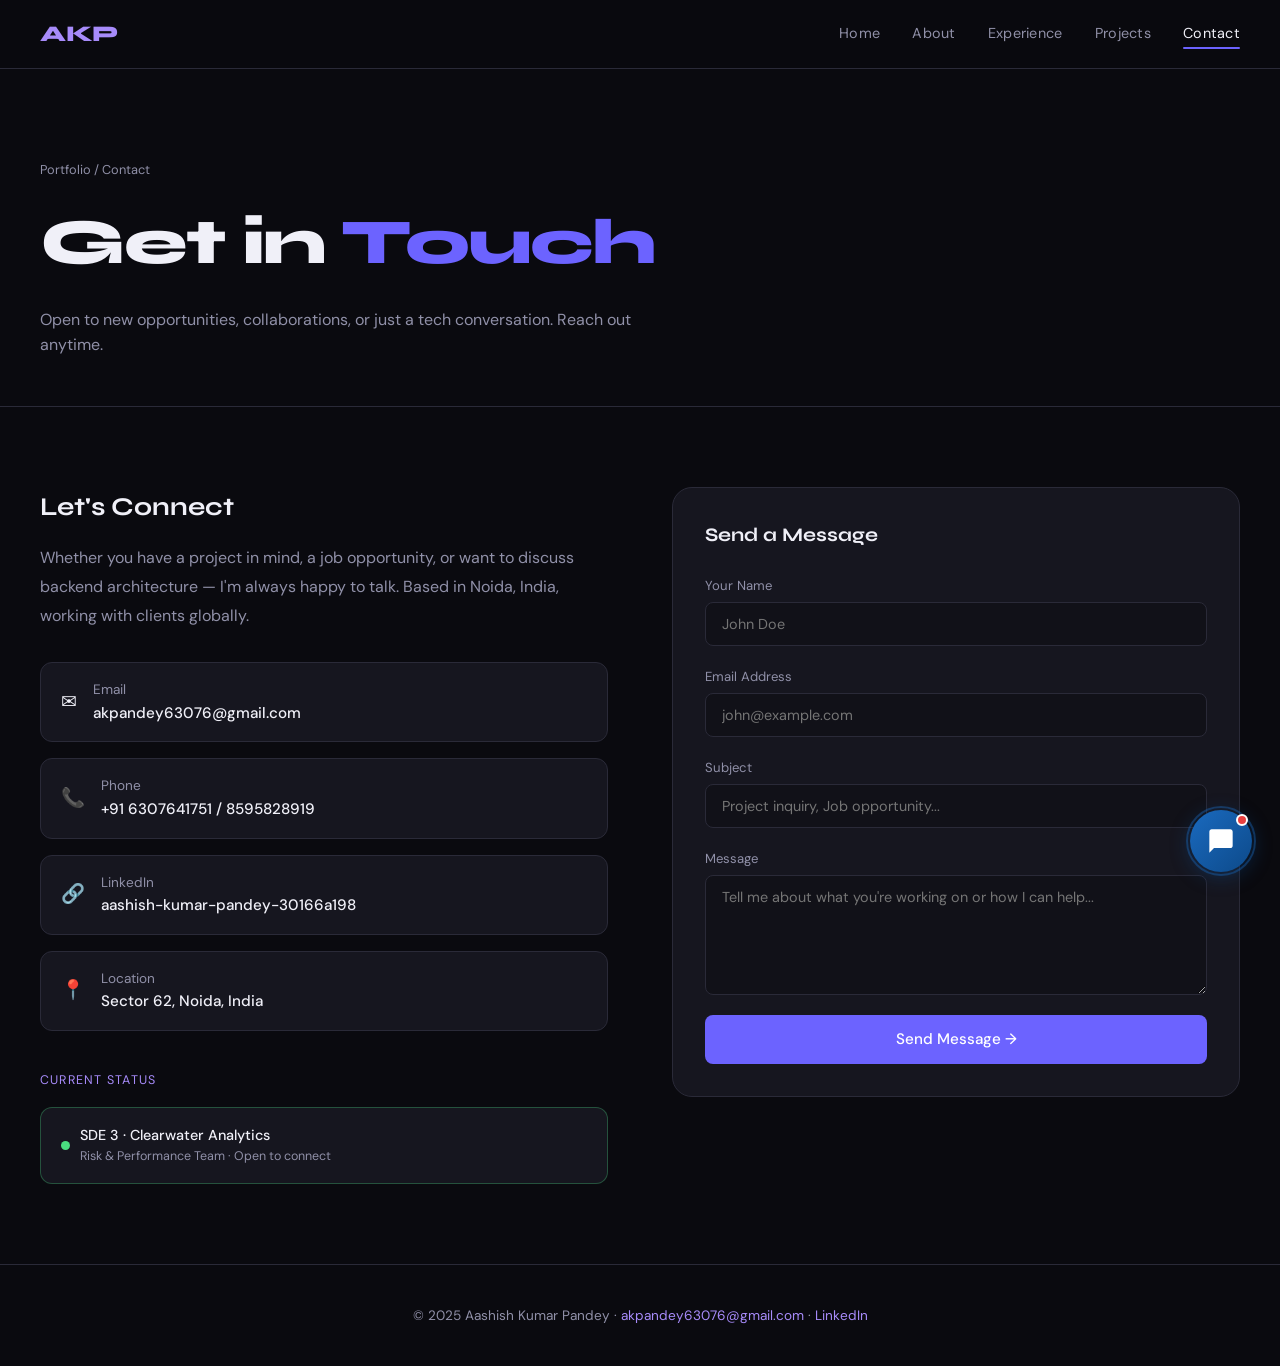
<file: contact.html>
<!DOCTYPE html>
<html lang="en">
<head>
<meta charset="UTF-8">
<meta name="viewport" content="width=device-width, initial-scale=1.0">
<title>Contact — Aashish Kumar Pandey</title>
<link rel="preconnect" href="https://fonts.googleapis.com">
<link href="https://fonts.googleapis.com/css2?family=Syne:wght@400;600;700;800&family=DM+Sans:ital,opsz,wght@0,9..40,300;0,9..40,400;0,9..40,500;1,9..40,300&display=swap" rel="stylesheet">
<link rel="stylesheet" href="style.css">
</head>
<body>
<nav class="nav">
  <a href="index.html" class="nav-logo">AKP</a>
  <div class="nav-links">
    <a href="index.html">Home</a>
    <a href="about.html">About</a>
    <a href="experience.html">Experience</a>
    <a href="projects.html">Projects</a>
    <a href="contact.html" class="active">Contact</a>
  </div>
  <button class="nav-toggle" onclick="toggleMenu()">&#9776;</button>
</nav>
<div class="mobile-menu" id="mobileMenu">
  <a href="index.html">Home</a>
  <a href="about.html">About</a>
  <a href="experience.html">Experience</a>
  <a href="projects.html">Projects</a>
  <a href="contact.html">Contact</a>
</div>

<main>
  <div class="page-header">
    <div class="breadcrumb">Portfolio / Contact</div>
    <h1>Get in <span class="accent">Touch</span></h1>
    <p>Open to new opportunities, collaborations, or just a tech conversation. Reach out anytime.</p>
  </div>

  <div class="contact-layout">
    <div class="contact-info">
      <h2>Let's Connect</h2>
      <p>Whether you have a project in mind, a job opportunity, or want to discuss backend architecture — I'm always happy to talk. Based in Noida, India, working with clients globally.</p>

      <div class="contact-links">
        <a href="mailto:akpandey63076@gmail.com" class="contact-link">
          <span class="cl-icon">✉</span>
          <div>
            <div class="cl-text">Email</div>
            <div class="cl-val">akpandey63076@gmail.com</div>
          </div>
        </a>
        <a href="tel:+916307641751" class="contact-link">
          <span class="cl-icon">📞</span>
          <div>
            <div class="cl-text">Phone</div>
            <div class="cl-val">+91 6307641751 / 8595828919</div>
          </div>
        </a>
        <a href="https://www.linkedin.com/in/aashish-kumar-pandey-30166a198" target="_blank" class="contact-link">
          <span class="cl-icon">🔗</span>
          <div>
            <div class="cl-text">LinkedIn</div>
            <div class="cl-val">aashish-kumar-pandey-30166a198</div>
          </div>
        </a>
        <div class="contact-link" style="cursor: default;">
          <span class="cl-icon">📍</span>
          <div>
            <div class="cl-text">Location</div>
            <div class="cl-val">Sector 62, Noida, India</div>
          </div>
        </div>
      </div>

      <div style="margin-top: 2.5rem;">
        <div style="font-size: 0.78rem; text-transform: uppercase; letter-spacing: 0.1em; color: var(--accent2); margin-bottom: 1rem;">Current Status</div>
        <div style="display: flex; align-items: center; gap: 10px; padding: 1rem 1.25rem; background: var(--card); border: 1px solid rgba(74,222,128,0.3); border-radius: var(--radius);">
          <div style="width: 9px; height: 9px; border-radius: 50%; background: var(--green); animation: pulse 2s ease-in-out infinite;"></div>
          <div>
            <div style="font-size: 0.9rem; font-weight: 500;">SDE 3 · Clearwater Analytics</div>
            <div style="font-size: 0.78rem; color: var(--text2);">Risk &amp; Performance Team · Open to connect</div>
          </div>
        </div>
      </div>
    </div>

    <div class="contact-form">
      <h3>Send a Message</h3>
      <div id="form-success" style="display:none; background: rgba(74,222,128,0.1); border: 1px solid rgba(74,222,128,0.3); border-radius: 8px; padding: 1rem; color: var(--green); font-size: 0.9rem; margin-bottom: 1.25rem;">
        ✓ Message sent! I'll get back to you soon.
      </div>
      <div class="form-group">
        <label>Your Name</label>
        <input type="text" id="name" placeholder="John Doe">
      </div>
      <div class="form-group">
        <label>Email Address</label>
        <input type="email" id="email" placeholder="john@example.com">
      </div>
      <div class="form-group">
        <label>Subject</label>
        <input type="text" id="subject" placeholder="Project inquiry, Job opportunity...">
      </div>
      <div class="form-group">
        <label>Message</label>
        <textarea id="message" placeholder="Tell me about what you're working on or how I can help..."></textarea>
      </div>
      <button class="form-submit" onclick="handleSubmit()">Send Message →</button>
    </div>
  </div>
</main>

<footer class="footer">
  <p>© 2025 Aashish Kumar Pandey · <a href="mailto:akpandey63076@gmail.com">akpandey63076@gmail.com</a> · <a href="https://www.linkedin.com/in/aashish-kumar-pandey-30166a198" target="_blank">LinkedIn</a></p>
</footer>
<script src="nav.js"></script>
<script>
function handleSubmit() {
  const name = document.getElementById('name').value;
  const email = document.getElementById('email').value;
  const subject = document.getElementById('subject').value;
  const message = document.getElementById('message').value;
  if (!name || !email || !message) {
    alert('Please fill in all required fields.');
    return;
  }
  const mailtoLink = `mailto:akpandey63076@gmail.com?subject=${encodeURIComponent(subject || 'Portfolio Contact')}&body=${encodeURIComponent('Name: ' + name + '\nEmail: ' + email + '\n\n' + message)}`;
  window.location.href = mailtoLink;
  document.getElementById('form-success').style.display = 'block';
}
</script>


  <!--
  =====================================================
  AASHISH PORTFOLIO CHATBOT — REAL-TIME VERSION
  Fetches your live website pages on every question,
  so the bot always reflects your latest content.
  =====================================================
  HOW TO ADD:
  Paste this block just before </body> in ALL your pages:
    index.html, about.html, experience.html,
    projects.html, contact.html
  =====================================================
-->

<style>
  #akp-chat-bubble {
    position: fixed;
    bottom: 28px;
    right: 28px;
    z-index: 99999;
    font-family: 'Segoe UI', system-ui, sans-serif;
  }
  #akp-chat-toggle {
    width: 62px; height: 62px; border-radius: 50%;
    background: linear-gradient(135deg, #1a6abf 0%, #0d4a8a 100%);
    border: none; cursor: pointer;
    display: flex; align-items: center; justify-content: center;
    box-shadow: 0 4px 20px rgba(13,74,138,0.45);
    transition: transform 0.2s ease, box-shadow 0.2s ease;
    position: relative;
  }
  #akp-chat-toggle:hover { transform: scale(1.08); box-shadow: 0 6px 28px rgba(13,74,138,0.55); }
  #akp-chat-toggle svg { width: 28px; height: 28px; fill: white; }
  #akp-chat-toggle::before {
    content: '';
    position: absolute; inset: -4px; border-radius: 50%;
    border: 2px solid rgba(26,106,191,0.4);
    animation: akp-pulse 2.5s ease-out infinite;
  }
  @keyframes akp-pulse {
    0%   { transform: scale(1);   opacity: 0.8; }
    70%  { transform: scale(1.3); opacity: 0; }
    100% { transform: scale(1.3); opacity: 0; }
  }
  #akp-notif-dot {
    position: absolute; top: 4px; right: 4px;
    width: 12px; height: 12px;
    background: #e84040; border-radius: 50%; border: 2px solid white;
  }
  #akp-chat-window {
    position: fixed; bottom: 104px; right: 28px;
    width: 370px; max-height: 560px;
    background: #ffffff; border-radius: 20px;
    display: none; flex-direction: column; overflow: hidden;
    box-shadow: 0 12px 48px rgba(0,0,0,0.18), 0 2px 8px rgba(0,0,0,0.08);
    border: 1px solid rgba(0,0,0,0.06);
    animation: akp-slide-up 0.25s ease;
  }
  @keyframes akp-slide-up {
    from { opacity: 0; transform: translateY(16px) scale(0.97); }
    to   { opacity: 1; transform: translateY(0) scale(1); }
  }
  #akp-chat-header {
    background: linear-gradient(135deg, #1a6abf 0%, #0d4a8a 100%);
    padding: 16px 18px; display: flex; align-items: center; gap: 13px;
  }
  #akp-chat-header .akp-avatar {
    width: 42px; height: 42px; border-radius: 50%;
    background: rgba(255,255,255,0.22);
    display: flex; align-items: center; justify-content: center;
    font-size: 16px; font-weight: 700; color: white;
    border: 2px solid rgba(255,255,255,0.35); flex-shrink: 0;
  }
  #akp-chat-header .akp-hinfo { flex: 1; min-width: 0; }
  #akp-chat-header .akp-hname { font-size: 15px; font-weight: 700; color: white; margin: 0 0 2px; }
  #akp-chat-header .akp-hsub {
    font-size: 12px; color: rgba(255,255,255,0.75); margin: 0;
    display: flex; align-items: center; gap: 5px;
  }
  #akp-chat-header .akp-hsub::before {
    content: ''; width: 7px; height: 7px; border-radius: 50%;
    background: #5dde8a; flex-shrink: 0;
  }
  #akp-chat-close {
    background: rgba(255,255,255,0.15); border: none; cursor: pointer;
    color: white; width: 30px; height: 30px; border-radius: 50%;
    display: flex; align-items: center; justify-content: center;
    font-size: 18px; line-height: 1; transition: background 0.15s; flex-shrink: 0;
  }
  #akp-chat-close:hover { background: rgba(255,255,255,0.28); }

  /* Fetching banner */
  #akp-fetch-banner {
    background: #eef4ff; border-bottom: 1px solid #d0e2ff;
    padding: 7px 16px; font-size: 12px; color: #1a6abf;
    display: none; align-items: center; gap: 8px;
  }
  .akp-spin {
    width: 13px; height: 13px; border: 2px solid #bdd4f7;
    border-top-color: #1a6abf; border-radius: 50%;
    animation: akp-rotate 0.7s linear infinite; flex-shrink: 0;
  }
  @keyframes akp-rotate { to { transform: rotate(360deg); } }

  #akp-messages {
    flex: 1; overflow-y: auto; padding: 18px 16px 10px;
    display: flex; flex-direction: column; gap: 10px;
    background: #f6f8fc; min-height: 0;
  }
  #akp-messages::-webkit-scrollbar { width: 4px; }
  #akp-messages::-webkit-scrollbar-thumb { background: #cbd5e1; border-radius: 2px; }

  .akp-msg { max-width: 85%; font-size: 14px; line-height: 1.6; padding: 10px 14px; word-break: break-word; }
  .akp-msg.akp-bot {
    background: #ffffff; color: #1e293b; align-self: flex-start;
    border-radius: 16px 16px 16px 4px;
    box-shadow: 0 1px 4px rgba(0,0,0,0.07);
  }
  .akp-msg.akp-user {
    background: linear-gradient(135deg, #1a6abf, #0d4a8a);
    color: white; align-self: flex-end;
    border-radius: 16px 16px 4px 16px;
  }
  .akp-msg.akp-thinking {
    background: #ffffff; color: #94a3b8; align-self: flex-start;
    border-radius: 16px 16px 16px 4px; font-style: italic; font-size: 13px;
    box-shadow: 0 1px 4px rgba(0,0,0,0.07);
    display: flex; align-items: center; gap: 8px;
  }
  .akp-dots span {
    display: inline-block; width: 6px; height: 6px; border-radius: 50%;
    background: #94a3b8; margin: 0 1px; animation: akp-blink 1.2s infinite;
  }
  .akp-dots span:nth-child(2) { animation-delay: 0.2s; }
  .akp-dots span:nth-child(3) { animation-delay: 0.4s; }
  @keyframes akp-blink {
    0%, 80%, 100% { opacity: 0.3; transform: translateY(0); }
    40%            { opacity: 1;   transform: translateY(-3px); }
  }
  .akp-chips { display: flex; flex-wrap: wrap; gap: 7px; margin-top: 4px; align-self: flex-start; max-width: 100%; }
  .akp-chip {
    font-size: 12px; padding: 6px 13px;
    border: 1.5px solid #1a6abf; border-radius: 20px;
    background: white; cursor: pointer; color: #1a6abf;
    font-weight: 500; transition: all 0.15s; white-space: nowrap;
  }
  .akp-chip:hover { background: #1a6abf; color: white; }

  #akp-input-row {
    padding: 12px 14px; border-top: 1px solid #e8edf4;
    display: flex; gap: 8px; background: #ffffff; align-items: flex-end;
  }
  #akp-input {
    flex: 1; font-size: 14px; padding: 10px 14px;
    border: 1.5px solid #dde4ee; border-radius: 22px;
    background: #f6f8fc; color: #1e293b; outline: none;
    resize: none; font-family: inherit; line-height: 1.5;
    max-height: 100px; transition: border-color 0.15s;
  }
  #akp-input:focus { border-color: #1a6abf; background: #fff; }
  #akp-input::placeholder { color: #94a3b8; }
  #akp-send {
    width: 42px; height: 42px; border-radius: 50%;
    background: linear-gradient(135deg, #1a6abf, #0d4a8a);
    border: none; cursor: pointer;
    display: flex; align-items: center; justify-content: center;
    flex-shrink: 0; transition: transform 0.15s, box-shadow 0.15s;
    box-shadow: 0 2px 8px rgba(13,74,138,0.3);
  }
  #akp-send:hover { transform: scale(1.07); box-shadow: 0 4px 12px rgba(13,74,138,0.4); }
  #akp-send:active { transform: scale(0.96); }
  #akp-send svg { width: 17px; height: 17px; fill: white; }
  #akp-powered {
    text-align: center; font-size: 11px; color: #b0bac8;
    padding: 6px 0 8px; background: #fff; letter-spacing: 0.2px;
  }

  @media (max-width: 420px) {
    #akp-chat-window { width: calc(100vw - 24px); right: 12px; bottom: 90px; }
    #akp-chat-bubble { right: 16px; bottom: 20px; }
  }
</style>

<div id="akp-chat-bubble">
  <div id="akp-chat-window">
    <div id="akp-chat-header">
      <div class="akp-avatar">
        <svg viewBox="0 0 24 24" width="22" height="22" fill="white"><path d="M12 12c2.7 0 4.8-2.1 4.8-4.8S14.7 2.4 12 2.4 7.2 4.5 7.2 7.2 9.3 12 12 12zm0 2.4c-3.2 0-9.6 1.6-9.6 4.8v2.4h19.2v-2.4c0-3.2-6.4-4.8-9.6-4.8z"/></svg>
      </div>
      <div class="akp-hinfo">
        <p class="akp-hname">Aashish</p>
        <p class="akp-hsub">Hey! I'm here to help you</p>
      </div>
      <button id="akp-chat-close" title="Close">&#10005;</button>
    </div>

    <!-- Shows while fetching pages -->
    <div id="akp-fetch-banner">
      <div class="akp-spin"></div>
      <span id="akp-fetch-text">Fetching latest profile info...</span>
    </div>

    <div id="akp-messages"></div>

    <div id="akp-input-row">
      <textarea id="akp-input" rows="1" placeholder="Ask me anything..."></textarea>
      <button id="akp-send" title="Send">
        <svg viewBox="0 0 24 24"><path d="M2.01 21L23 12 2.01 3 2 10l15 2-15 2z"/></svg>
      </button>
    </div>
    <div id="akp-powered">Powered by Claude AI</div>
  </div>

  <button id="akp-chat-toggle" title="Chat with Aashish's assistant">
    <div id="akp-notif-dot"></div>
    <svg id="akp-icon-chat" viewBox="0 0 24 24"><path d="M20 2H4c-1.1 0-2 .9-2 2v18l4-4h14c1.1 0 2-.9 2-2V4c0-1.1-.9-2-2-2z"/></svg>
    <svg id="akp-icon-close" viewBox="0 0 24 24" style="display:none"><path d="M19 6.41L17.59 5 12 10.59 6.41 5 5 6.41 10.59 12 5 17.59 6.41 19 12 13.41 17.59 19 17.59 19 19 17.59 13.41 12z"/></svg>
  </button>
</div>

<script>
(function () {
  // ── CONFIG ──────────────────────────────────────────────
  var BASE_URL = 'https://akp-profile.vercel.app';
  var PAGES = [
    { label: 'Home',       path: '/' },
    { label: 'About',      path: '/about.html' },
    { label: 'Experience', path: '/experience.html' },
    { label: 'Projects',   path: '/projects.html' },
    { label: 'Contact',    path: '/contact.html' }
  ];
  var CORS_PROXY = 'https://api.allorigins.win/get?url=';
  // ────────────────────────────────────────────────────────

  var SUGGESTIONS = [
    "What's your current job?",
    "What are your top skills?",
    "Tell me about your projects",
    "How can I contact you?"
  ];

  var history      = [];
  var isThinking   = false;
  var cachedContent = null;    // cache for this session
  var cacheExpiry   = 0;       // re-fetch every 10 minutes
  var CACHE_TTL     = 10 * 60 * 1000;

  var messagesEl   = document.getElementById('akp-messages');
  var inputEl      = document.getElementById('akp-input');
  var sendBtn      = document.getElementById('akp-send');
  var chatWindow   = document.getElementById('akp-chat-window');
  var toggleBtn    = document.getElementById('akp-chat-toggle');
  var closeBtn     = document.getElementById('akp-chat-close');
  var iconChat     = document.getElementById('akp-icon-chat');
  var iconClose    = document.getElementById('akp-icon-close');
  var notifDot     = document.getElementById('akp-notif-dot');
  var fetchBanner  = document.getElementById('akp-fetch-banner');
  var fetchText    = document.getElementById('akp-fetch-text');

  function scrollBottom() { messagesEl.scrollTop = messagesEl.scrollHeight; }

  function addMessage(text, role) {
    var div = document.createElement('div');
    div.className = 'akp-msg akp-' + role;
    if (role === 'thinking') {
      div.innerHTML = '<span class="akp-dots"><span></span><span></span><span></span></span> Thinking...';
    } else {
      div.textContent = text;
    }
    messagesEl.appendChild(div);
    scrollBottom();
    return div;
  }

  function addChips() {
    var wrap = document.createElement('div');
    wrap.className = 'akp-chips';
    SUGGESTIONS.forEach(function (s) {
      var btn = document.createElement('button');
      btn.className = 'akp-chip';
      btn.textContent = s;
      btn.onclick = function () { wrap.remove(); sendMessage(s); };
      wrap.appendChild(btn);
    });
    messagesEl.appendChild(wrap);
    scrollBottom();
  }

  function stripHtml(html) {
    var tmp = document.createElement('div');
    tmp.innerHTML = html;
    // Remove scripts/styles
    tmp.querySelectorAll('script, style, nav, footer').forEach(function(el){ el.remove(); });
    return (tmp.textContent || tmp.innerText || '').replace(/\s{3,}/g, '\n\n').trim();
  }

  async function fetchPage(path) {
    var url = BASE_URL + path;
    try {
      // Try direct fetch first (works if same origin or CORS enabled)
      var res = await fetch(url, { mode: 'cors' });
      if (res.ok) {
        var html = await res.text();
        return stripHtml(html);
      }
    } catch(e) {}
    // Fallback: CORS proxy
    try {
      var proxyUrl = CORS_PROXY + encodeURIComponent(url);
      var res2 = await fetch(proxyUrl);
      if (res2.ok) {
        var data = await res2.json();
        return stripHtml(data.contents || '');
      }
    } catch(e2) {}
    return '';
  }

  async function fetchAllPages() {
    var now = Date.now();
    if (cachedContent && now < cacheExpiry) return cachedContent;

    fetchBanner.style.display = 'flex';
    var parts = [];
    for (var i = 0; i < PAGES.length; i++) {
      var pg = PAGES[i];
      fetchText.textContent = 'Reading ' + pg.label + ' page...';
      var text = await fetchPage(pg.path);
      if (text) parts.push('=== ' + pg.label.toUpperCase() + ' PAGE ===\n' + text);
    }
    fetchBanner.style.display = 'none';
    cachedContent = parts.join('\n\n');
    cacheExpiry   = now + CACHE_TTL;
    return cachedContent;
  }

  function autoResize() {
    inputEl.style.height = 'auto';
    inputEl.style.height = Math.min(inputEl.scrollHeight, 100) + 'px';
  }

  async function sendMessage(text) {
    text = text.trim();
    if (isThinking || !text) return;
    isThinking = true;

    addMessage(text, 'user');
    history.push({ role: 'user', content: text });
    inputEl.value = '';
    inputEl.style.height = 'auto';

    var thinkingDiv = addMessage('', 'thinking');

    try {
      // Fetch latest website content
      var siteContent = await fetchAllPages();

      var systemPrompt = "You are Aashish — a friendly, confident assistant speaking on behalf of Aashish Kumar Pandey. Answer visitors' questions as if you are Aashish himself (use 'I', 'my', 'me'). Be concise, warm, and professional. Base your answers ONLY on the website content provided below — this is fetched live from the actual website so it is always current. If something isn't covered, say you don't have that detail and suggest emailing akpandey63076@gmail.com.\n\n--- LIVE WEBSITE CONTENT ---\n" + siteContent;

      var res = await fetch('https://api.groq.com/openai/v1/chat/completions', {
        method: 'POST',
        headers: {
          'Content-Type': 'application/json',
          'Authorization': 'Bearer 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'
        },
        body: JSON.stringify({
          model: 'llama-3.3-70b-versatile',
          max_tokens: 1000,
          messages: [
            { role: 'system', content: systemPrompt },
            ...history
          ]
        })
      });

      var data = await res.json();
      var reply = (data.choices && data.choices[0] && data.choices[0].message && data.choices[0].message.content)
                  || "Sorry, I couldn't get a response. Please try again!";

      thinkingDiv.remove();
      addMessage(reply, 'bot');
      history.push({ role: 'assistant', content: reply });

    } catch (e) {
      thinkingDiv.remove();
      addMessage("Oops! Something went wrong. Please try again.", 'bot');
    }

    isThinking = false;
  }

  function openChat() {
    chatWindow.style.display = 'flex';
    iconChat.style.display  = 'none';
    iconClose.style.display = 'block';
    notifDot.style.display  = 'none';
    if (messagesEl.children.length === 0) {
      addMessage("Hey! 👋 Welcome to my portfolio. How can I help you today? Feel free to ask me anything — I'm ready for a conversation!", 'bot');
      addChips();
    }
    setTimeout(function(){ inputEl.focus(); }, 300);
  }

  function closeChat() {
    chatWindow.style.display = 'none';
    iconChat.style.display   = 'block';
    iconClose.style.display  = 'none';
  }

  toggleBtn.onclick = function () {
    chatWindow.style.display === 'flex' ? closeChat() : openChat();
  };
  closeBtn.onclick = closeChat;
  sendBtn.onclick  = function () { sendMessage(inputEl.value); };
  inputEl.addEventListener('input', autoResize);
  inputEl.addEventListener('keydown', function (e) {
    if (e.key === 'Enter' && !e.shiftKey) { e.preventDefault(); sendMessage(inputEl.value); }
  });
})();
</script>
<!--
  =====================================================
  END OF AASHISH CHATBOT — REAL-TIME VERSION
  =====================================================
-->

</body>
</html>
</file>
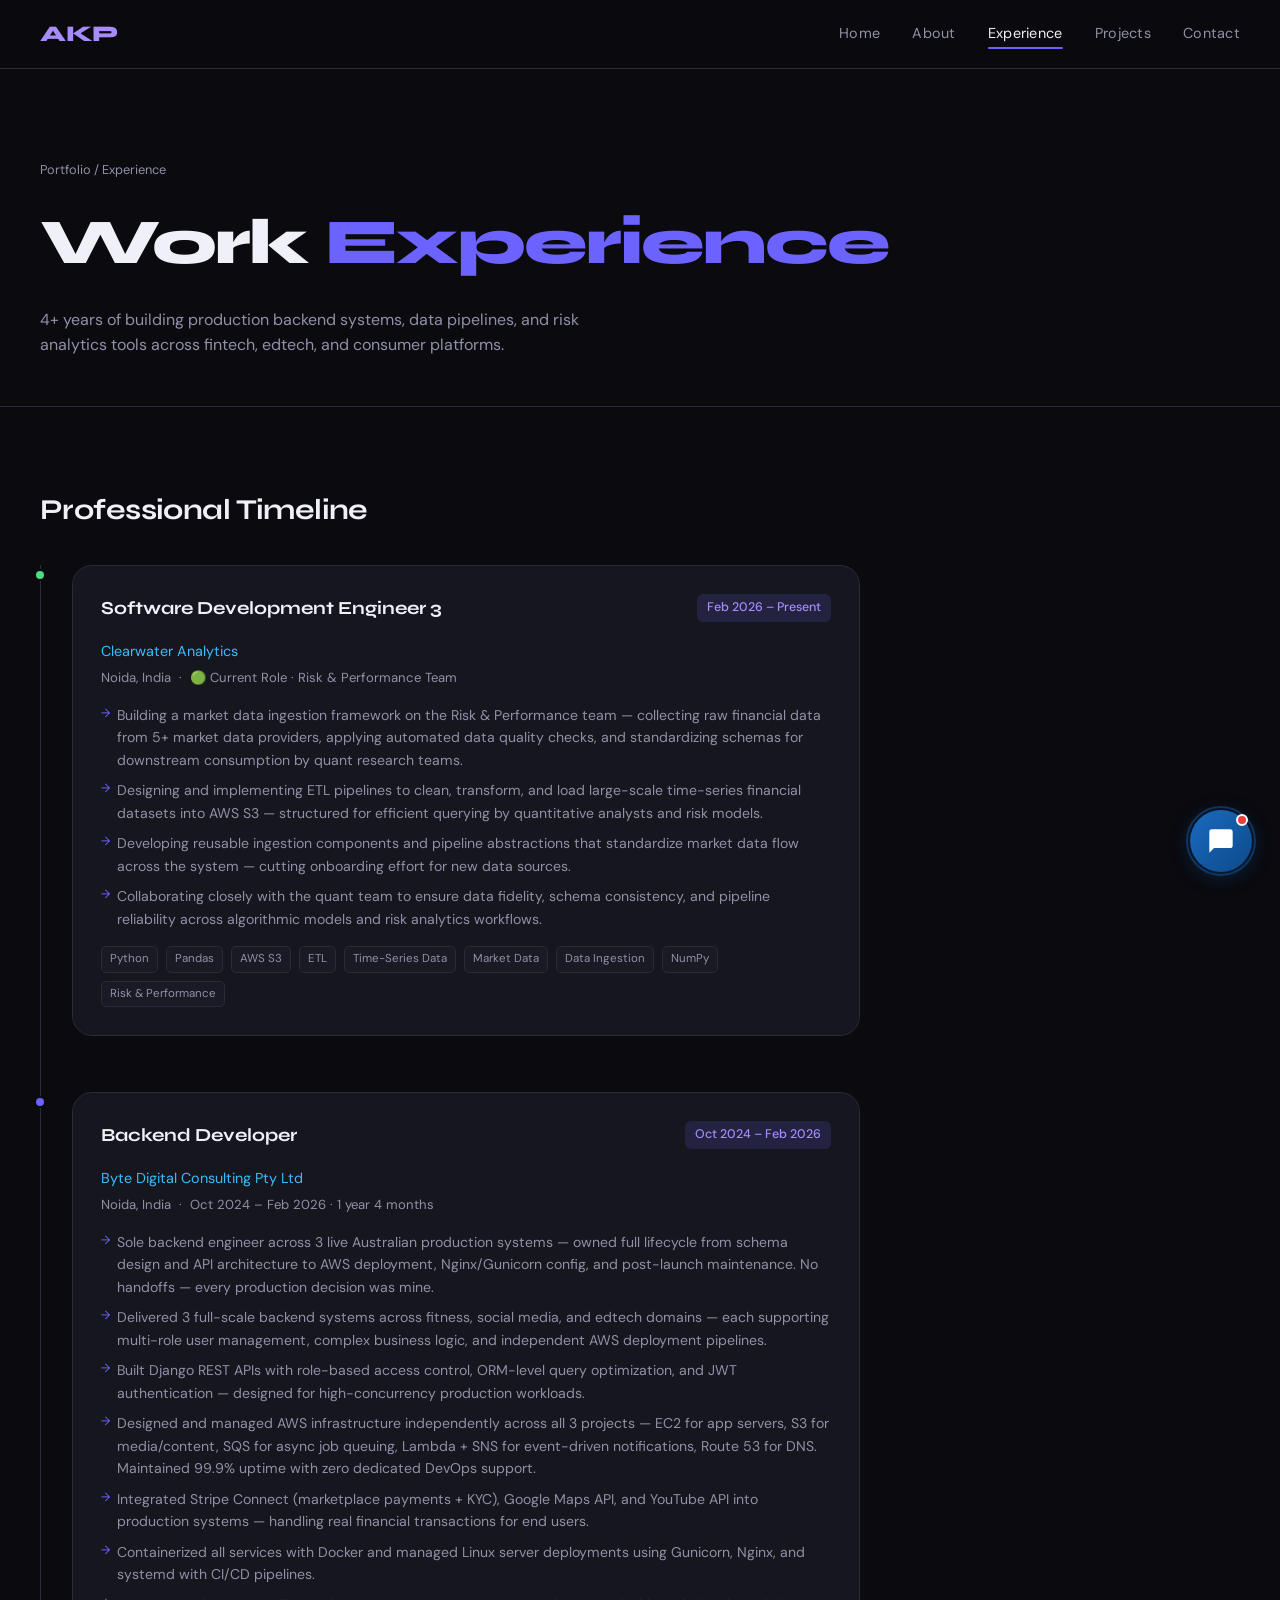
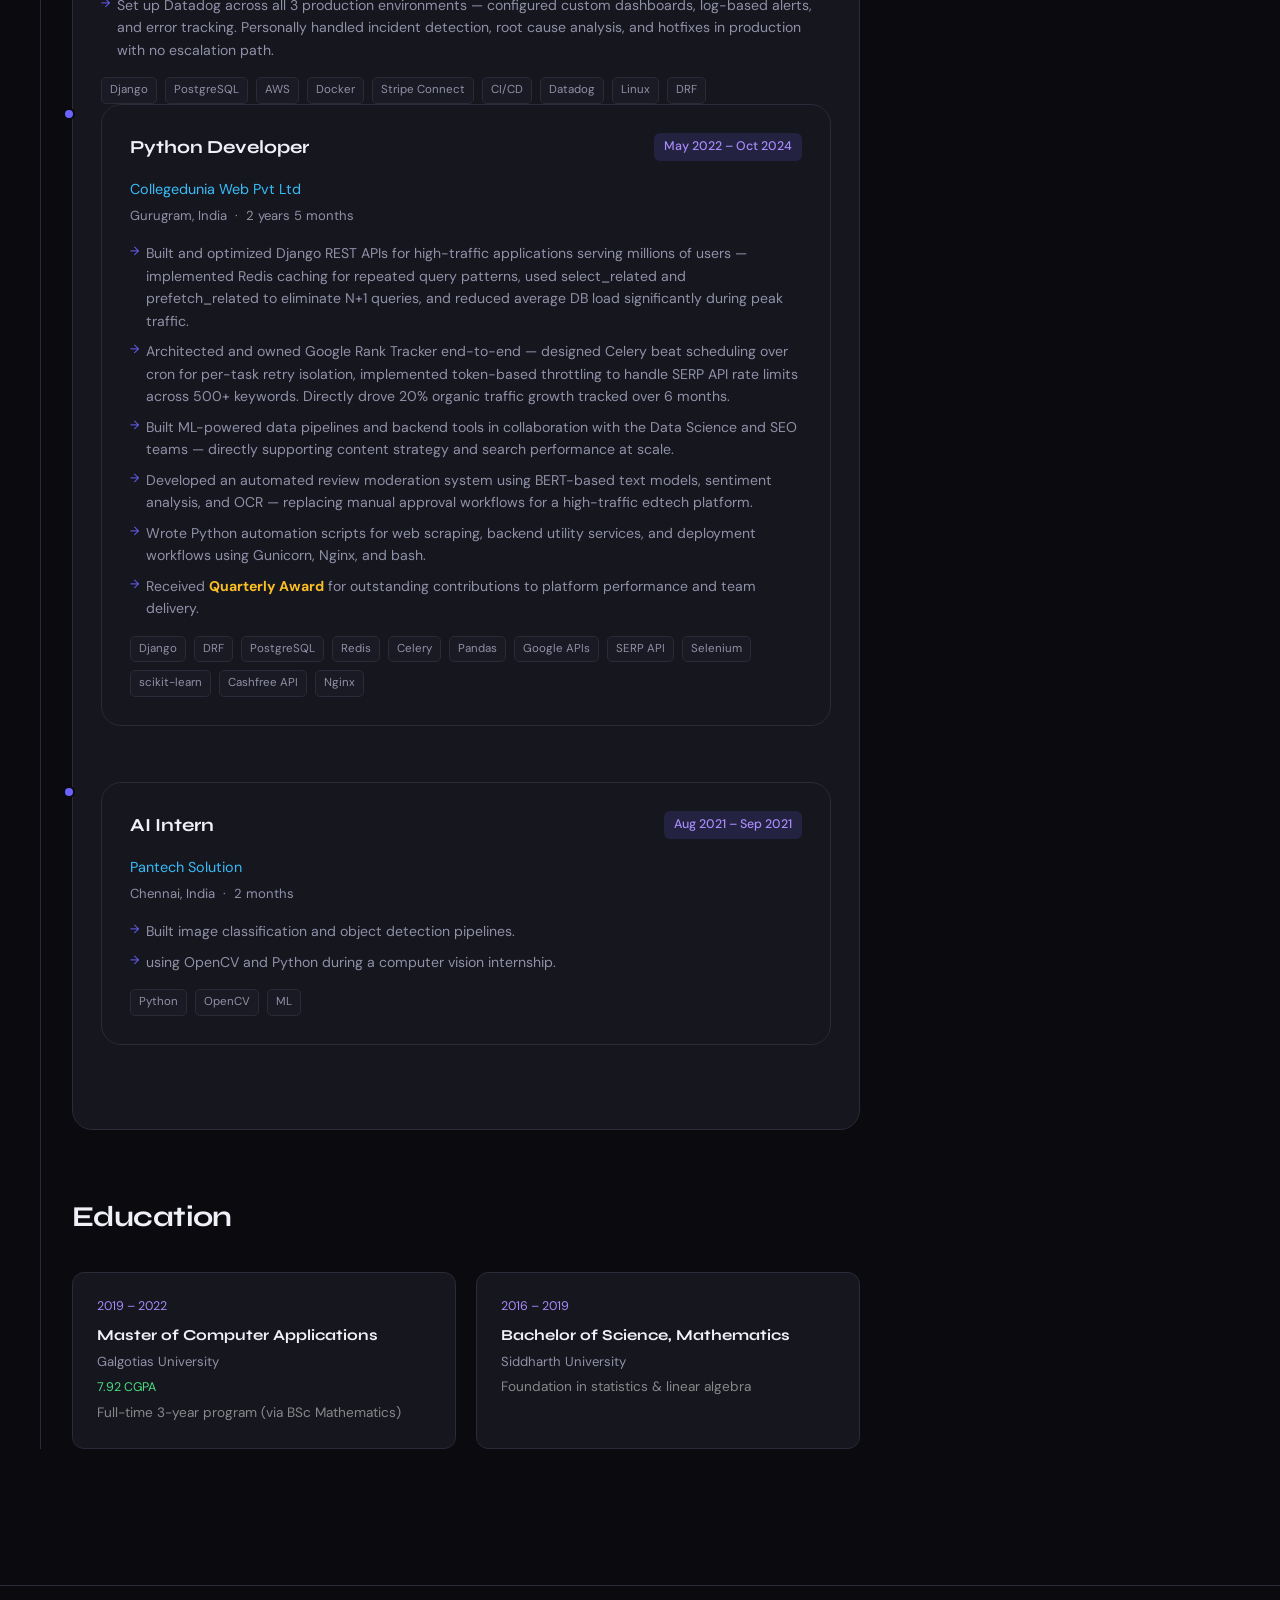
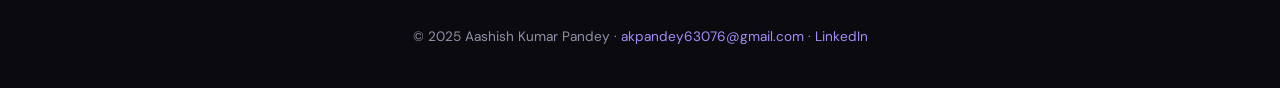
<file: experience.html>
<!DOCTYPE html>
<html lang="en">
<head>
<meta charset="UTF-8">
<meta name="viewport" content="width=device-width, initial-scale=1.0">
<title>Experience — Aashish Kumar Pandey</title>
<link rel="preconnect" href="https://fonts.googleapis.com">
<link href="https://fonts.googleapis.com/css2?family=Syne:wght@400;600;700;800&family=DM+Sans:ital,opsz,wght@0,9..40,300;0,9..40,400;0,9..40,500;1,9..40,300&display=swap" rel="stylesheet">
<link rel="stylesheet" href="style.css">
</head>
<body>
<nav class="nav">
  <a href="index.html" class="nav-logo">AKP</a>
  <div class="nav-links">
    <a href="index.html">Home</a>
    <a href="about.html">About</a>
    <a href="experience.html" class="active">Experience</a>
    <a href="projects.html">Projects</a>
    <a href="contact.html">Contact</a>
  </div>
  <button class="nav-toggle" onclick="toggleMenu()">&#9776;</button>
</nav>
<div class="mobile-menu" id="mobileMenu">
  <a href="index.html">Home</a>
  <a href="about.html">About</a>
  <a href="experience.html">Experience</a>
  <a href="projects.html">Projects</a>
  <a href="contact.html">Contact</a>
</div>

<main>
  <div class="page-header">
    <div class="breadcrumb">Portfolio / Experience</div>
    <h1>Work <span class="accent">Experience</span></h1>
    <p>4+ years of building production backend systems, data pipelines, and risk analytics tools across fintech, edtech, and consumer platforms.</p>
  </div>
  <div style="padding: 5rem 2.5rem; max-width: 900px;">
    <h2 class="section-title">Professional Timeline</h2>
    <div class="timeline">

      <div class="timeline-item current">
        <div class="timeline-dot"></div>
        <div class="exp-card">
          <div class="exp-header">
            <h3>Software Development Engineer 3</h3>
            <span class="exp-date">Feb 2026 – Present</span>
          </div>
          <div class="exp-company">Clearwater Analytics</div>
          <div class="exp-location">Noida, India &nbsp;·&nbsp; 🟢 Current Role · Risk &amp; Performance Team</div>
          <ul class="exp-list">
            <li>Building a market data ingestion framework on the Risk & Performance team — collecting raw financial data from 5+ market data providers, applying automated data quality checks, and standardizing schemas for downstream consumption by quant research teams.</li>

<li>Designing and implementing ETL pipelines to clean, transform, and load large-scale time-series financial datasets into AWS S3 — structured for efficient querying by quantitative analysts and risk models.</li>

<li>Developing reusable ingestion components and pipeline abstractions that standardize market data flow across the system — cutting onboarding effort for new data sources.</li>

<li>Collaborating closely with the quant team to ensure data fidelity, schema consistency, and pipeline reliability across algorithmic models and risk analytics workflows.</li>          </ul>
          <div class="project-tech" style="margin-top: 1rem;">
            <span>Python</span><span>Pandas</span><span>AWS S3</span><span>ETL</span><span>Time-Series Data</span><span>Market Data</span><span>Data Ingestion</span><span>NumPy</span><span>Risk & Performance</span>          </div>
        </div>
      </div>

      <div class="timeline-item">
        <div class="timeline-dot"></div>
        <div class="exp-card">
          <div class="exp-header">
            <h3>Backend Developer</h3>
            <span class="exp-date">Oct 2024 – Feb 2026</span>
          </div>
          <div class="exp-company">Byte Digital Consulting Pty Ltd</div>
          <div class="exp-location">Noida, India &nbsp;·&nbsp; Oct 2024 – Feb 2026 · 1 year 4 months</div>
          <ul class="exp-list">
  <li>Sole backend engineer across 3 live Australian production systems — owned full lifecycle from schema design and API architecture to AWS deployment, Nginx/Gunicorn config, and post-launch maintenance. No handoffs — every production decision was mine.</li>
  <li>Delivered 3 full-scale backend systems across fitness, social media, and edtech domains — each supporting multi-role user management, complex business logic, and independent AWS deployment pipelines.</li>
  <li>Built Django REST APIs with role-based access control, ORM-level query optimization, and JWT authentication — designed for high-concurrency production workloads.</li>
  <li>Designed and managed AWS infrastructure independently across all 3 projects — EC2 for app servers, S3 for media/content, SQS for async job queuing, Lambda + SNS for event-driven notifications, Route 53 for DNS. Maintained 99.9% uptime with zero dedicated DevOps support.</li>
  <li>Integrated Stripe Connect (marketplace payments + KYC), Google Maps API, and YouTube API into production systems — handling real financial transactions for end users.</li>
  <li>Containerized all services with Docker and managed Linux server deployments using Gunicorn, Nginx, and systemd with CI/CD pipelines.</li>
  <li>Set up Datadog across all 3 production environments — configured custom dashboards, log-based alerts, and error tracking. Personally handled incident detection, root cause analysis, and hotfixes in production with no escalation path.</li>
</ul>
<div class="project-tech" style="margin-top: 1rem;">
  <span>Django</span><span>PostgreSQL</span><span>AWS</span><span>Docker</span><span>Stripe Connect</span><span>CI/CD</span><span>Datadog</span><span>Linux</span><span>DRF</span>
</div>

      <div class="timeline-item">
        <div class="timeline-dot"></div>
        <div class="exp-card">
          <div class="exp-header">
            <h3>Python Developer</h3>
            <span class="exp-date">May 2022 – Oct 2024</span>
          </div>
          <div class="exp-company">Collegedunia Web Pvt Ltd</div>
          <div class="exp-location">Gurugram, India &nbsp;·&nbsp; 2 years 5 months</div>
          <ul class="exp-list">
  <li>Built and optimized Django REST APIs for high-traffic applications serving millions of users — implemented Redis caching for repeated query patterns, used select_related and prefetch_related to eliminate N+1 queries, and reduced average DB load significantly during peak traffic.</li>
  <li>Architected and owned Google Rank Tracker end-to-end — designed Celery beat scheduling over cron for per-task retry isolation, implemented token-based throttling to handle SERP API rate limits across 500+ keywords. Directly drove 20% organic traffic growth tracked over 6 months.</li>
  <li>Built ML-powered data pipelines and backend tools in collaboration with the Data Science and SEO teams — directly supporting content strategy and search performance at scale.</li>
  <li>Developed an automated review moderation system using BERT-based text models, sentiment analysis, and OCR — replacing manual approval workflows for a high-traffic edtech platform.</li>
  <li>Wrote Python automation scripts for web scraping, backend utility services, and deployment workflows using Gunicorn, Nginx, and bash.</li>
  <li>Received <strong style="color: var(--amber)">Quarterly Award</strong> for outstanding contributions to platform performance and team delivery.</li>
</ul>
<div class="project-tech" style="margin-top: 1rem;">
  <span>Django</span><span>DRF</span><span>PostgreSQL</span><span>Redis</span><span>Celery</span><span>Pandas</span><span>Google APIs</span><span>SERP API</span><span>Selenium</span><span>scikit-learn</span><span>Cashfree API</span><span>Nginx</span>
</div>
        </div>
      </div>

      <div class="timeline-item">
        <div class="timeline-dot"></div>
        <div class="exp-card">
          <div class="exp-header">
            <h3>AI Intern</h3>
            <span class="exp-date">Aug 2021 – Sep 2021</span>
          </div>
          <div class="exp-company">Pantech Solution</div>
          <div class="exp-location">Chennai, India &nbsp;·&nbsp; 2 months</div>
          <ul class="exp-list">
            <li>Built image classification and object detection pipelines.</li> 
  <li>using OpenCV and Python during a computer vision internship.</li>
          </ul>
          <div class="project-tech" style="margin-top: 1rem;">
            <span>Python</span><span>OpenCV</span><span>ML</span>
          </div>
        </div>
      </div>

      

    </div>

    <h2 class="section-title" style="margin-top: 4rem;">Education</h2>
    <div style="display: grid; grid-template-columns: repeat(auto-fill, minmax(260px, 1fr)); gap: 1.25rem;">
      <div class="edu-card">
  <div class="year">2019 – 2022</div>
  <h4>Master of Computer Applications</h4>
  <div class="school">Galgotias University</div>
  <div class="grade">7.92 CGPA</div>
  <div class="edu-note">Full-time 3-year program (via BSc Mathematics)</div>
</div>
<div class="edu-card">
  <div class="year">2016 – 2019</div>
  <h4>Bachelor of Science, Mathematics</h4>
  <div class="school">Siddharth University</div>
  <div class="edu-note">Foundation in statistics & linear algebra</div>
</div>
    </div>
  </div>
</main>

<footer class="footer">
  <p>© 2025 Aashish Kumar Pandey · <a href="mailto:akpandey63076@gmail.com">akpandey63076@gmail.com</a> · <a href="https://www.linkedin.com/in/aashish-kumar-pandey-30166a198" target="_blank">LinkedIn</a></p>
</footer>
<script src="nav.js"></script>


 <!--
  =====================================================
  AASHISH PORTFOLIO CHATBOT — REAL-TIME VERSION
  Fetches your live website pages on every question,
  so the bot always reflects your latest content.
  =====================================================
  HOW TO ADD:
  Paste this block just before </body> in ALL your pages:
    index.html, about.html, experience.html,
    projects.html, contact.html
  =====================================================
-->

<style>
  #akp-chat-bubble {
    position: fixed;
    bottom: 28px;
    right: 28px;
    z-index: 99999;
    font-family: 'Segoe UI', system-ui, sans-serif;
  }

  #akp-chat-toggle {
    width: 62px; height: 62px; border-radius: 50%;
    background: linear-gradient(135deg, #1a6abf 0%, #0d4a8a 100%);
    border: none; cursor: pointer;
    display: flex; align-items: center; justify-content: center;
    box-shadow: 0 4px 20px rgba(13,74,138,0.45);
    transition: transform 0.2s ease, box-shadow 0.2s ease;
    position: relative;
  }
  #akp-chat-toggle:hover { transform: scale(1.08); box-shadow: 0 6px 28px rgba(13,74,138,0.55); }
  #akp-chat-toggle svg { width: 28px; height: 28px; fill: white; }
  #akp-chat-toggle::before {
    content: '';
    position: absolute; inset: -4px; border-radius: 50%;
    border: 2px solid rgba(26,106,191,0.4);
    animation: akp-pulse 2.5s ease-out infinite;
  }
  @keyframes akp-pulse {
    0%   { transform: scale(1);   opacity: 0.8; }
    70%  { transform: scale(1.3); opacity: 0; }
    100% { transform: scale(1.3); opacity: 0; }
  }
  #akp-notif-dot {
    position: absolute; top: 4px; right: 4px;
    width: 12px; height: 12px;
    background: #e84040; border-radius: 50%; border: 2px solid white;
  }
  #akp-chat-window {
    position: fixed; bottom: 104px; right: 28px;
    width: 370px; max-height: 560px;
    background: #ffffff; border-radius: 20px;
    display: none; flex-direction: column; overflow: hidden;
    box-shadow: 0 12px 48px rgba(0,0,0,0.18), 0 2px 8px rgba(0,0,0,0.08);
    border: 1px solid rgba(0,0,0,0.06);
    animation: akp-slide-up 0.25s ease;
  }
  @keyframes akp-slide-up {
    from { opacity: 0; transform: translateY(16px) scale(0.97); }
    to   { opacity: 1; transform: translateY(0) scale(1); }
  }
  #akp-chat-header {
    background: linear-gradient(135deg, #1a6abf 0%, #0d4a8a 100%);
    padding: 16px 18px; display: flex; align-items: center; gap: 13px;
  }
  #akp-chat-header .akp-avatar {
    width: 42px; height: 42px; border-radius: 50%;
    background: rgba(255,255,255,0.22);
    display: flex; align-items: center; justify-content: center;
    font-size: 16px; font-weight: 700; color: white;
    border: 2px solid rgba(255,255,255,0.35); flex-shrink: 0;
  }
  #akp-chat-header .akp-hinfo { flex: 1; min-width: 0; }
  #akp-chat-header .akp-hname { font-size: 15px; font-weight: 700; color: white; margin: 0 0 2px; }
  #akp-chat-header .akp-hsub {
    font-size: 12px; color: rgba(255,255,255,0.75); margin: 0;
    display: flex; align-items: center; gap: 5px;
  }
  #akp-chat-header .akp-hsub::before {
    content: ''; width: 7px; height: 7px; border-radius: 50%;
    background: #5dde8a; flex-shrink: 0;
  }
  #akp-chat-close {
    background: rgba(255,255,255,0.15); border: none; cursor: pointer;
    color: white; width: 30px; height: 30px; border-radius: 50%;
    display: flex; align-items: center; justify-content: center;
    font-size: 18px; line-height: 1; transition: background 0.15s; flex-shrink: 0;
  }
  #akp-chat-close:hover { background: rgba(255,255,255,0.28); }

  /* Fetching banner */
  #akp-fetch-banner {
    background: #eef4ff; border-bottom: 1px solid #d0e2ff;
    padding: 7px 16px; font-size: 12px; color: #1a6abf;
    display: none; align-items: center; gap: 8px;
  }
  .akp-spin {
    width: 13px; height: 13px; border: 2px solid #bdd4f7;
    border-top-color: #1a6abf; border-radius: 50%;
    animation: akp-rotate 0.7s linear infinite; flex-shrink: 0;
  }
  @keyframes akp-rotate { to { transform: rotate(360deg); } }

  #akp-messages {
    flex: 1; overflow-y: auto; padding: 18px 16px 10px;
    display: flex; flex-direction: column; gap: 10px;
    background: #f6f8fc; min-height: 0;
  }
  #akp-messages::-webkit-scrollbar { width: 4px; }
  #akp-messages::-webkit-scrollbar-thumb { background: #cbd5e1; border-radius: 2px; }

  .akp-msg { max-width: 85%; font-size: 14px; line-height: 1.6; padding: 10px 14px; word-break: break-word; }
  .akp-msg.akp-bot {
    background: #ffffff; color: #1e293b; align-self: flex-start;
    border-radius: 16px 16px 16px 4px;
    box-shadow: 0 1px 4px rgba(0,0,0,0.07);
  }
  .akp-msg.akp-user {
    background: linear-gradient(135deg, #1a6abf, #0d4a8a);
    color: white; align-self: flex-end;
    border-radius: 16px 16px 4px 16px;
  }
  .akp-msg.akp-thinking {
    background: #ffffff; color: #94a3b8; align-self: flex-start;
    border-radius: 16px 16px 16px 4px; font-style: italic; font-size: 13px;
    box-shadow: 0 1px 4px rgba(0,0,0,0.07);
    display: flex; align-items: center; gap: 8px;
  }
  .akp-dots span {
    display: inline-block; width: 6px; height: 6px; border-radius: 50%;
    background: #94a3b8; margin: 0 1px; animation: akp-blink 1.2s infinite;
  }
  .akp-dots span:nth-child(2) { animation-delay: 0.2s; }
  .akp-dots span:nth-child(3) { animation-delay: 0.4s; }
  @keyframes akp-blink {
    0%, 80%, 100% { opacity: 0.3; transform: translateY(0); }
    40%            { opacity: 1;   transform: translateY(-3px); }
  }
  .akp-chips { display: flex; flex-wrap: wrap; gap: 7px; margin-top: 4px; align-self: flex-start; max-width: 100%; }
  .akp-chip {
    font-size: 12px; padding: 6px 13px;
    border: 1.5px solid #1a6abf; border-radius: 20px;
    background: white; cursor: pointer; color: #1a6abf;
    font-weight: 500; transition: all 0.15s; white-space: nowrap;
  }
  .akp-chip:hover { background: #1a6abf; color: white; }

  #akp-input-row {
    padding: 12px 14px; border-top: 1px solid #e8edf4;
    display: flex; gap: 8px; background: #ffffff; align-items: flex-end;
  }
  #akp-input {
    flex: 1; font-size: 14px; padding: 10px 14px;
    border: 1.5px solid #dde4ee; border-radius: 22px;
    background: #f6f8fc; color: #1e293b; outline: none;
    resize: none; font-family: inherit; line-height: 1.5;
    max-height: 100px; transition: border-color 0.15s;
  }
  #akp-input:focus { border-color: #1a6abf; background: #fff; }
  #akp-input::placeholder { color: #94a3b8; }
  #akp-send {
    width: 42px; height: 42px; border-radius: 50%;
    background: linear-gradient(135deg, #1a6abf, #0d4a8a);
    border: none; cursor: pointer;
    display: flex; align-items: center; justify-content: center;
    flex-shrink: 0; transition: transform 0.15s, box-shadow 0.15s;
    box-shadow: 0 2px 8px rgba(13,74,138,0.3);
  }
  #akp-send:hover { transform: scale(1.07); box-shadow: 0 4px 12px rgba(13,74,138,0.4); }
  #akp-send:active { transform: scale(0.96); }
  #akp-send svg { width: 17px; height: 17px; fill: white; }
  #akp-powered {
    text-align: center; font-size: 11px; color: #b0bac8;
    padding: 6px 0 8px; background: #fff; letter-spacing: 0.2px;
  }

  @media (max-width: 420px) {
    #akp-chat-window { width: calc(100vw - 24px); right: 12px; bottom: 90px; }
    #akp-chat-bubble { right: 16px; bottom: 20px; }
  }
</style>

<div id="akp-chat-bubble">
  <div id="akp-chat-window">
    <div id="akp-chat-header">
      <div class="akp-avatar">
        <svg viewBox="0 0 24 24" width="22" height="22" fill="white"><path d="M12 12c2.7 0 4.8-2.1 4.8-4.8S14.7 2.4 12 2.4 7.2 4.5 7.2 7.2 9.3 12 12 12zm0 2.4c-3.2 0-9.6 1.6-9.6 4.8v2.4h19.2v-2.4c0-3.2-6.4-4.8-9.6-4.8z"/></svg>
      </div>
      <div class="akp-hinfo">
        <p class="akp-hname">Aashish</p>
        <p class="akp-hsub">Hey! I'm here to help you</p>
      </div>
      <button id="akp-chat-close" title="Close">&#10005;</button>
    </div>

    <!-- Shows while fetching pages -->
    <div id="akp-fetch-banner">
      <div class="akp-spin"></div>
      <span id="akp-fetch-text">Fetching latest profile info...</span>
    </div>

    <div id="akp-messages"></div>

    <div id="akp-input-row">
      <textarea id="akp-input" rows="1" placeholder="Ask me anything..."></textarea>
      <button id="akp-send" title="Send">
        <svg viewBox="0 0 24 24"><path d="M2.01 21L23 12 2.01 3 2 10l15 2-15 2z"/></svg>
      </button>
    </div>
    <div id="akp-powered">Powered by Claude AI</div>
  </div>

  <button id="akp-chat-toggle" title="Chat with Aashish's assistant">
    <div id="akp-notif-dot"></div>
    <svg id="akp-icon-chat" viewBox="0 0 24 24"><path d="M20 2H4c-1.1 0-2 .9-2 2v18l4-4h14c1.1 0 2-.9 2-2V4c0-1.1-.9-2-2-2z"/></svg>
    <svg id="akp-icon-close" viewBox="0 0 24 24" style="display:none"><path d="M19 6.41L17.59 5 12 10.59 6.41 5 5 6.41 10.59 12 5 17.59 6.41 19 12 13.41 17.59 19 17.59 19 19 17.59 13.41 12z"/></svg>
  </button>
</div>

<script>
(function () {
  // ── CONFIG ──────────────────────────────────────────────
  var BASE_URL = 'https://akp-profile.vercel.app';
  var PAGES = [
    { label: 'Home',       path: '/' },
    { label: 'About',      path: '/about.html' },
    { label: 'Experience', path: '/experience.html' },
    { label: 'Projects',   path: '/projects.html' },
    { label: 'Contact',    path: '/contact.html' }
  ];
  var CORS_PROXY = 'https://api.allorigins.win/get?url=';
  // ────────────────────────────────────────────────────────

  var SUGGESTIONS = [
    "What's your current job?",
    "What are your top skills?",
    "Tell me about your projects",
    "How can I contact you?"
  ];

  var history      = [];
  var isThinking   = false;
  var cachedContent = null;    // cache for this session
  var cacheExpiry   = 0;       // re-fetch every 10 minutes
  var CACHE_TTL     = 10 * 60 * 1000;

  var messagesEl   = document.getElementById('akp-messages');
  var inputEl      = document.getElementById('akp-input');
  var sendBtn      = document.getElementById('akp-send');
  var chatWindow   = document.getElementById('akp-chat-window');
  var toggleBtn    = document.getElementById('akp-chat-toggle');
  var closeBtn     = document.getElementById('akp-chat-close');
  var iconChat     = document.getElementById('akp-icon-chat');
  var iconClose    = document.getElementById('akp-icon-close');
  var notifDot     = document.getElementById('akp-notif-dot');
  var fetchBanner  = document.getElementById('akp-fetch-banner');
  var fetchText    = document.getElementById('akp-fetch-text');

  function scrollBottom() { messagesEl.scrollTop = messagesEl.scrollHeight; }

  function addMessage(text, role) {
    var div = document.createElement('div');
    div.className = 'akp-msg akp-' + role;
    if (role === 'thinking') {
      div.innerHTML = '<span class="akp-dots"><span></span><span></span><span></span></span> Thinking...';
    } else {
      div.textContent = text;
    }
    messagesEl.appendChild(div);
    scrollBottom();
    return div;
  }

  function addChips() {
    var wrap = document.createElement('div');
    wrap.className = 'akp-chips';
    SUGGESTIONS.forEach(function (s) {
      var btn = document.createElement('button');
      btn.className = 'akp-chip';
      btn.textContent = s;
      btn.onclick = function () { wrap.remove(); sendMessage(s); };
      wrap.appendChild(btn);
    });
    messagesEl.appendChild(wrap);
    scrollBottom();
  }

  function stripHtml(html) {
    var tmp = document.createElement('div');
    tmp.innerHTML = html;
    // Remove scripts/styles
    tmp.querySelectorAll('script, style, nav, footer').forEach(function(el){ el.remove(); });
    return (tmp.textContent || tmp.innerText || '').replace(/\s{3,}/g, '\n\n').trim();
  }

  async function fetchPage(path) {
    var url = BASE_URL + path;
    try {
      // Try direct fetch first (works if same origin or CORS enabled)
      var res = await fetch(url, { mode: 'cors' });
      if (res.ok) {
        var html = await res.text();
        return stripHtml(html);
      }
    } catch(e) {}
    // Fallback: CORS proxy
    try {
      var proxyUrl = CORS_PROXY + encodeURIComponent(url);
      var res2 = await fetch(proxyUrl);
      if (res2.ok) {
        var data = await res2.json();
        return stripHtml(data.contents || '');
      }
    } catch(e2) {}
    return '';
  }

  async function fetchAllPages() {
    var now = Date.now();
    if (cachedContent && now < cacheExpiry) return cachedContent;

    fetchBanner.style.display = 'flex';
    var parts = [];
    for (var i = 0; i < PAGES.length; i++) {
      var pg = PAGES[i];
      fetchText.textContent = 'Reading ' + pg.label + ' page...';
      var text = await fetchPage(pg.path);
      if (text) parts.push('=== ' + pg.label.toUpperCase() + ' PAGE ===\n' + text);
    }
    fetchBanner.style.display = 'none';
    cachedContent = parts.join('\n\n');
    cacheExpiry   = now + CACHE_TTL;
    return cachedContent;
  }

  function autoResize() {
    inputEl.style.height = 'auto';
    inputEl.style.height = Math.min(inputEl.scrollHeight, 100) + 'px';
  }

  async function sendMessage(text) {
    text = text.trim();
    if (isThinking || !text) return;
    isThinking = true;

    addMessage(text, 'user');
    history.push({ role: 'user', content: text });
    inputEl.value = '';
    inputEl.style.height = 'auto';

    var thinkingDiv = addMessage('', 'thinking');

    try {
      // Fetch latest website content
      var siteContent = await fetchAllPages();

      var systemPrompt = "You are Aashish — a friendly, confident assistant speaking on behalf of Aashish Kumar Pandey. Answer visitors' questions as if you are Aashish himself (use 'I', 'my', 'me'). Be concise, warm, and professional. Base your answers ONLY on the website content provided below — this is fetched live from the actual website so it is always current. If something isn't covered, say you don't have that detail and suggest emailing akpandey63076@gmail.com.\n\n--- LIVE WEBSITE CONTENT ---\n" + siteContent;

      var res = await fetch('https://api.groq.com/openai/v1/chat/completions', {
        method: 'POST',
        headers: {
          'Content-Type': 'application/json',
          'Authorization': 'Bearer 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'
        },
        body: JSON.stringify({
          model: 'llama-3.3-70b-versatile',
          max_tokens: 1000,
          messages: [
            { role: 'system', content: systemPrompt },
            ...history
          ]
        })
      });

      var data = await res.json();
      var reply = (data.choices && data.choices[0] && data.choices[0].message && data.choices[0].message.content)
                  || "Sorry, I couldn't get a response. Please try again!";

      thinkingDiv.remove();
      addMessage(reply, 'bot');
      history.push({ role: 'assistant', content: reply });

    } catch (e) {
      thinkingDiv.remove();
      addMessage("Oops! Something went wrong. Please try again.", 'bot');
    }

    isThinking = false;
  }

  function openChat() {
    chatWindow.style.display = 'flex';
    iconChat.style.display  = 'none';
    iconClose.style.display = 'block';
    notifDot.style.display  = 'none';
    if (messagesEl.children.length === 0) {
      addMessage("Hey! 👋 Welcome to my portfolio. How can I help you today? Feel free to ask me anything — I'm ready for a conversation!", 'bot');
      addChips();
    }
    setTimeout(function(){ inputEl.focus(); }, 300);
  }

  function closeChat() {
    chatWindow.style.display = 'none';
    iconChat.style.display   = 'block';
    iconClose.style.display  = 'none';
  }

  toggleBtn.onclick = function () {
    chatWindow.style.display === 'flex' ? closeChat() : openChat();
  };
  closeBtn.onclick = closeChat;
  sendBtn.onclick  = function () { sendMessage(inputEl.value); };
  inputEl.addEventListener('input', autoResize);
  inputEl.addEventListener('keydown', function (e) {
    if (e.key === 'Enter' && !e.shiftKey) { e.preventDefault(); sendMessage(inputEl.value); }
  });
})();
</script>
<!--
  =====================================================
  END OF AASHISH CHATBOT — REAL-TIME VERSION
  =====================================================
-->

</body>
</html>
</file>
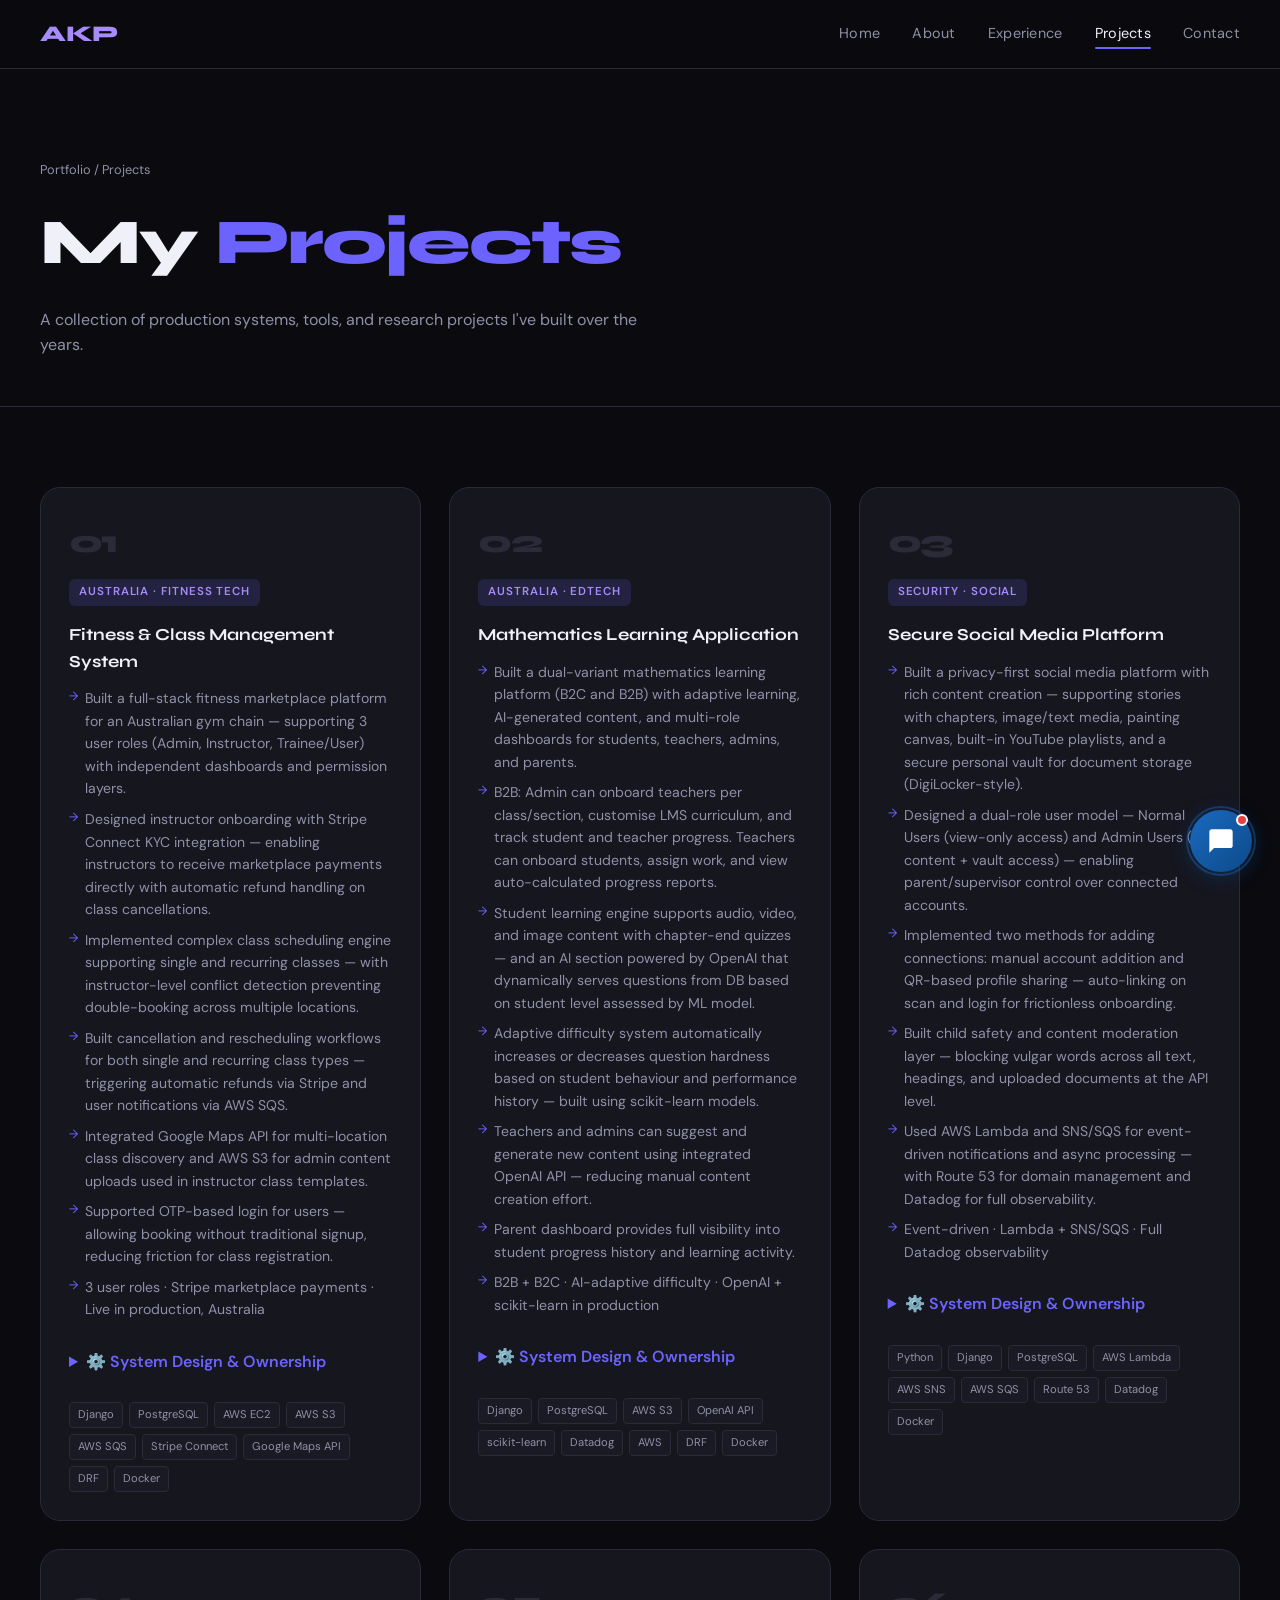
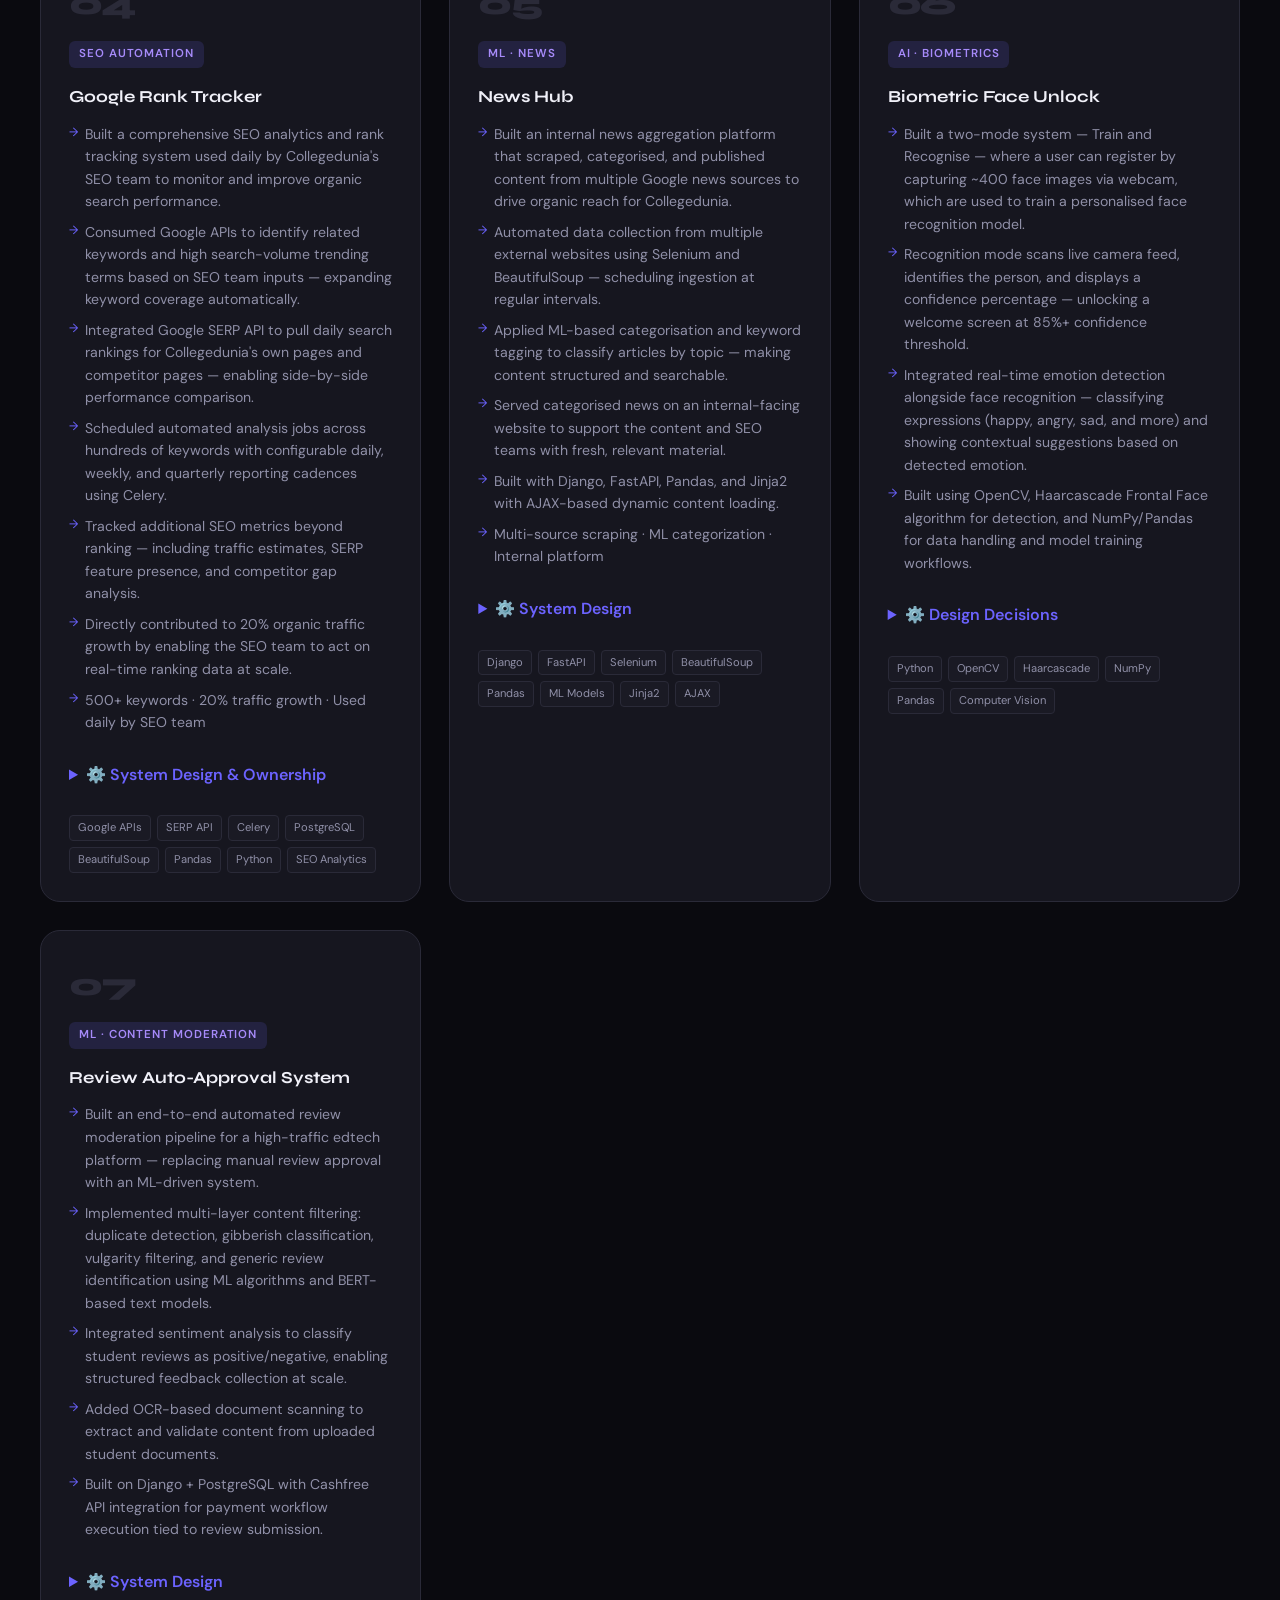
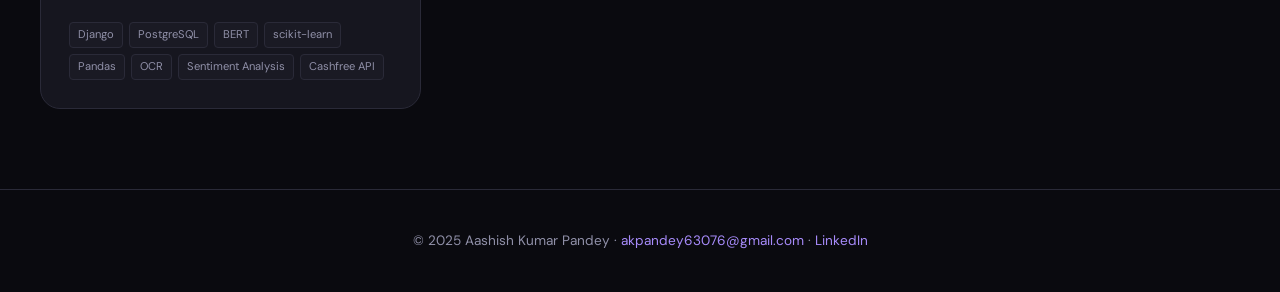
<file: projects.html>
<!DOCTYPE html>
<html lang="en">
<head>
<meta charset="UTF-8">
<meta name="viewport" content="width=device-width, initial-scale=1.0">
<title>Projects — Aashish Kumar Pandey</title>
<link rel="preconnect" href="https://fonts.googleapis.com">
<link href="https://fonts.googleapis.com/css2?family=Syne:wght@400;600;700;800&family=DM+Sans:ital,opsz,wght@0,9..40,300;0,9..40,400;0,9..40,500;1,9..40,300&display=swap" rel="stylesheet">
<link rel="stylesheet" href="style.css">
</head>
<body>
<nav class="nav">
  <a href="index.html" class="nav-logo">AKP</a>
  <div class="nav-links">
    <a href="index.html">Home</a>
    <a href="about.html">About</a>
    <a href="experience.html">Experience</a>
    <a href="projects.html" class="active">Projects</a>
    <a href="contact.html">Contact</a>
  </div>
  <button class="nav-toggle" onclick="toggleMenu()">&#9776;</button>
</nav>
<div class="mobile-menu" id="mobileMenu">
  <a href="index.html">Home</a>
  <a href="about.html">About</a>
  <a href="experience.html">Experience</a>
  <a href="projects.html">Projects</a>
  <a href="contact.html">Contact</a>
</div>

<main>
  <div class="page-header">
    <div class="breadcrumb">Portfolio / Projects</div>
    <h1>My <span class="accent">Projects</span></h1>
    <p>A collection of production systems, tools, and research projects I've built over the years.</p>
  </div>

  <div style="padding: 5rem 2.5rem;">
    <div style="display: grid; grid-template-columns: repeat(auto-fill, minmax(320px, 1fr)); gap: 1.75rem;">

      <!-- 01 -->
      <div class="proj-card">
        <div class="proj-num">01</div>
        <div class="project-tag" style="margin-bottom: 4px;">Australia · Fitness Tech</div>
        <h3>Fitness & Class Management System</h3>
        <ul class="exp-list">
          <li>Built a full-stack fitness marketplace platform for an Australian gym chain — supporting 3 user roles (Admin, Instructor, Trainee/User) with independent dashboards and permission layers.</li>
          <li>Designed instructor onboarding with Stripe Connect KYC integration — enabling instructors to receive marketplace payments directly with automatic refund handling on class cancellations.</li>
          <li>Implemented complex class scheduling engine supporting single and recurring classes — with instructor-level conflict detection preventing double-booking across multiple locations.</li>
          <li>Built cancellation and rescheduling workflows for both single and recurring class types — triggering automatic refunds via Stripe and user notifications via AWS SQS.</li>
          <li>Integrated Google Maps API for multi-location class discovery and AWS S3 for admin content uploads used in instructor class templates.</li>
          <li>Supported OTP-based login for users — allowing booking without traditional signup, reducing friction for class registration.</li>
          <li>3 user roles · Stripe marketplace payments · Live in production, Australia</li>
        </ul>
        <details style="margin-top: 1rem; margin-bottom: 1rem;">
          <summary style="cursor: pointer; font-weight: 600; color: var(--accent);">⚙️ System Design &amp; Ownership</summary>
          <ul class="exp-list" style="margin-top: 0.75rem;">
            <li>Chose SQS for refund triggers over synchronous Stripe webhook handling — payment state decoupled from booking logic, auto-retries on failure without user impact.</li>
            <li>Scheduling conflict detection handled at DB constraint level — prevents double-booking without needing application-layer locks.</li>
            <li>Single JWT auth layer with role-based middleware serving 3 completely separate dashboards — no duplicate permission logic across Admin, Instructor, and Trainee.</li>
            <li>Sole engineer end-to-end: EC2 provisioning, Nginx + Gunicorn config, SSL setup, S3 bucket policies, and Datadog alerting — no DevOps team, no handoffs.</li>
          </ul>
        </details>
        <div class="proj-tags">
          <span>Django</span><span>PostgreSQL</span><span>AWS EC2</span><span>AWS S3</span><span>AWS SQS</span><span>Stripe Connect</span><span>Google Maps API</span><span>DRF</span><span>Docker</span>
        </div>
      </div>

      <!-- 02 -->
      <div class="proj-card">
        <div class="proj-num">02</div>
        <div class="project-tag" style="margin-bottom: 4px;">Australia · EdTech</div>
        <h3>Mathematics Learning Application</h3>
        <ul class="exp-list">
          <li>Built a dual-variant mathematics learning platform (B2C and B2B) with adaptive learning, AI-generated content, and multi-role dashboards for students, teachers, admins, and parents.</li>
          <li>B2B: Admin can onboard teachers per class/section, customise LMS curriculum, and track student and teacher progress. Teachers can onboard students, assign work, and view auto-calculated progress reports.</li>
          <li>Student learning engine supports audio, video, and image content with chapter-end quizzes — and an AI section powered by OpenAI that dynamically serves questions from DB based on student level assessed by ML model.</li>
          <li>Adaptive difficulty system automatically increases or decreases question hardness based on student behaviour and performance history — built using scikit-learn models.</li>
          <li>Teachers and admins can suggest and generate new content using integrated OpenAI API — reducing manual content creation effort.</li>
          <li>Parent dashboard provides full visibility into student progress history and learning activity.</li>
          <li>B2B + B2C · AI-adaptive difficulty · OpenAI + scikit-learn in production</li>
        </ul>
        <details style="margin-top: 1rem; margin-bottom: 1rem;">
          <summary style="cursor: pointer; font-weight: 600; color: var(--accent);">⚙️ System Design &amp; Ownership</summary>
          <ul class="exp-list" style="margin-top: 0.75rem;">
            <li>B2B and B2C served from a single Django codebase — separated via org-level middleware, avoiding two separate deployments and duplicate business logic.</li>
            <li>OpenAI API calls handled as async background tasks — content generation latency never blocks student-facing UI responses.</li>
            <li>Adaptive ML scoring kept as a separate service — model updates and retraining don't require API redeployment or downtime.</li>
            <li>Sole engineer: full AWS setup, Datadog monitoring, and independent CI/CD pipelines for both B2B and B2C variants.</li>
          </ul>
        </details>
        <div class="proj-tags">
          <span>Django</span><span>PostgreSQL</span><span>AWS S3</span><span>OpenAI API</span><span>scikit-learn</span><span>Datadog</span><span>AWS</span><span>DRF</span><span>Docker</span>
        </div>
      </div>

      <!-- 03 -->
      <div class="proj-card">
        <div class="proj-num">03</div>
        <div class="project-tag" style="margin-bottom: 4px;">Security · Social</div>
        <h3>Secure Social Media Platform</h3>
        <ul class="exp-list">
          <li>Built a privacy-first social media platform with rich content creation — supporting stories with chapters, image/text media, painting canvas, built-in YouTube playlists, and a secure personal vault for document storage (DigiLocker-style).</li>
          <li>Designed a dual-role user model — Normal Users (view-only access) and Admin Users (full content + vault access) — enabling parent/supervisor control over connected accounts.</li>
          <li>Implemented two methods for adding connections: manual account addition and QR-based profile sharing — auto-linking on scan and login for frictionless onboarding.</li>
          <li>Built child safety and content moderation layer — blocking vulgar words across all text, headings, and uploaded documents at the API level.</li>
          <li>Used AWS Lambda and SNS/SQS for event-driven notifications and async processing — with Route 53 for domain management and Datadog for full observability.</li>
          <li>Event-driven · Lambda + SNS/SQS · Full Datadog observability</li>
        </ul>
        <details style="margin-top: 1rem; margin-bottom: 1rem;">
          <summary style="cursor: pointer; font-weight: 600; color: var(--accent);">⚙️ System Design &amp; Ownership</summary>
          <ul class="exp-list" style="margin-top: 0.75rem;">
            <li>Lambda + SNS/SQS chosen over polling — notification delivery scales independently from the core Django app with no tight coupling between services.</li>
            <li>Vulgarity filter placed at API serializer level — single enforcement point across all content types, no per-view handling needed.</li>
            <li>Parent-Child permission model built as a DB-level relationship — access checks happen at the queryset layer, not scattered across individual views.</li>
            <li>Sole engineer: architecture decisions, AWS setup, deployment, Datadog configuration, and ongoing production maintenance.</li>
          </ul>
        </details>
        <div class="proj-tags">
          <span>Python</span><span>Django</span><span>PostgreSQL</span><span>AWS Lambda</span><span>AWS SNS</span><span>AWS SQS</span><span>Route 53</span><span>Datadog</span><span>Docker</span>
        </div>
      </div>

      <!-- 04 -->
      <div class="proj-card">
        <div class="proj-num">04</div>
        <div class="project-tag" style="margin-bottom: 4px;">SEO Automation</div>
        <h3>Google Rank Tracker</h3>
        <ul class="exp-list">
          <li>Built a comprehensive SEO analytics and rank tracking system used daily by Collegedunia's SEO team to monitor and improve organic search performance.</li>
          <li>Consumed Google APIs to identify related keywords and high search-volume trending terms based on SEO team inputs — expanding keyword coverage automatically.</li>
          <li>Integrated Google SERP API to pull daily search rankings for Collegedunia's own pages and competitor pages — enabling side-by-side performance comparison.</li>
          <li>Scheduled automated analysis jobs across hundreds of keywords with configurable daily, weekly, and quarterly reporting cadences using Celery.</li>
          <li>Tracked additional SEO metrics beyond ranking — including traffic estimates, SERP feature presence, and competitor gap analysis.</li>
          <li>Directly contributed to 20% organic traffic growth by enabling the SEO team to act on real-time ranking data at scale.</li>
          <li>500+ keywords · 20% traffic growth · Used daily by SEO team</li>
        </ul>
        <details style="margin-top: 1rem; margin-bottom: 1rem;">
          <summary style="cursor: pointer; font-weight: 600; color: var(--accent);">⚙️ System Design &amp; Ownership</summary>
          <ul class="exp-list" style="margin-top: 0.75rem;">
            <li>Celery beat over cron — per-keyword task isolation means one SERP API failure doesn't block the remaining 499+ keyword jobs.</li>
            <li>Separate Celery queues for daily, weekly, and quarterly jobs — heavy quarterly reports don't delay time-sensitive daily ranking checks.</li>
            <li>SERP API rate limits handled via task-level throttling — no API bans, no manual intervention needed in production across the full run lifetime.</li>
            <li>PostgreSQL schema designed for competitor vs own-page comparison queries — ranking history stored relationally for efficient side-by-side analysis.</li>
          </ul>
        </details>
        <div class="proj-tags">
          <span>Google APIs</span><span>SERP API</span><span>Celery</span><span>PostgreSQL</span><span>BeautifulSoup</span><span>Pandas</span><span>Python</span><span>SEO Analytics</span>
        </div>
      </div>

      <!-- 05 -->
      <div class="proj-card">
        <div class="proj-num">05</div>
        <div class="project-tag" style="margin-bottom: 4px;">ML · News</div>
        <h3>News Hub</h3>
        <ul class="exp-list">
          <li>Built an internal news aggregation platform that scraped, categorised, and published content from multiple Google news sources to drive organic reach for Collegedunia.</li>
          <li>Automated data collection from multiple external websites using Selenium and BeautifulSoup — scheduling ingestion at regular intervals.</li>
          <li>Applied ML-based categorisation and keyword tagging to classify articles by topic — making content structured and searchable.</li>
          <li>Served categorised news on an internal-facing website to support the content and SEO teams with fresh, relevant material.</li>
          <li>Built with Django, FastAPI, Pandas, and Jinja2 with AJAX-based dynamic content loading.</li>
          <li>Multi-source scraping · ML categorization · Internal platform</li>
        </ul>
        <details style="margin-top: 1rem; margin-bottom: 1rem;">
          <summary style="cursor: pointer; font-weight: 600; color: var(--accent);">⚙️ System Design</summary>
          <ul class="exp-list" style="margin-top: 0.75rem;">
            <li>FastAPI used for internal data serving, Django for admin and content management — clear responsibility boundary between the two, avoiding framework overlap.</li>
            <li>Scraping jobs isolated per source — one failing website doesn't break ingestion from other sources.</li>
            <li>ML categorisation runs as a post-scrape async step — raw content stored first, categorised separately, allowing re-categorisation without re-scraping.</li>
          </ul>
        </details>
        <div class="proj-tags">
          <span>Django</span><span>FastAPI</span><span>Selenium</span><span>BeautifulSoup</span><span>Pandas</span><span>ML Models</span><span>Jinja2</span><span>AJAX</span>
        </div>
      </div>

      <!-- 06 -->
      <div class="proj-card">
        <div class="proj-num">06</div>
        <div class="project-tag" style="margin-bottom: 4px;">AI · Biometrics</div>
        <h3>Biometric Face Unlock</h3>
        <ul class="exp-list">
          <li>Built a two-mode system — Train and Recognise — where a user can register by capturing ~400 face images via webcam, which are used to train a personalised face recognition model.</li>
          <li>Recognition mode scans live camera feed, identifies the person, and displays a confidence percentage — unlocking a welcome screen at 85%+ confidence threshold.</li>
          <li>Integrated real-time emotion detection alongside face recognition — classifying expressions (happy, angry, sad, and more) and showing contextual suggestions based on detected emotion.</li>
          <li>Built using OpenCV, Haarcascade Frontal Face algorithm for detection, and NumPy/Pandas for data handling and model training workflows.</li>
        </ul>
        <details style="margin-top: 1rem; margin-bottom: 1rem;">
          <summary style="cursor: pointer; font-weight: 600; color: var(--accent);">⚙️ Design Decisions</summary>
          <ul class="exp-list" style="margin-top: 0.75rem;">
            <li>Train and Recognise modes kept deliberately separate — training pipeline is compute-heavy and offline; recognition must be real-time with no training overhead.</li>
            <li>85% confidence threshold chosen after iterative testing — below this, false positives increased significantly under varied lighting conditions.</li>
            <li>Emotion detection runs as a parallel pipeline — does not add latency to the core face recognition result.</li>
          </ul>
        </details>
        <div class="proj-tags">
          <span>Python</span><span>OpenCV</span><span>Haarcascade</span><span>NumPy</span><span>Pandas</span><span>Computer Vision</span>
        </div>
      </div>

      <!-- 07 -->
      <div class="proj-card">
        <div class="proj-num">07</div>
        <div class="project-tag" style="margin-bottom: 4px;">ML · Content Moderation</div>
        <h3>Review Auto-Approval System</h3>
        <ul class="exp-list">
          <li>Built an end-to-end automated review moderation pipeline for a high-traffic edtech platform — replacing manual review approval with an ML-driven system.</li>
          <li>Implemented multi-layer content filtering: duplicate detection, gibberish classification, vulgarity filtering, and generic review identification using ML algorithms and BERT-based text models.</li>
          <li>Integrated sentiment analysis to classify student reviews as positive/negative, enabling structured feedback collection at scale.</li>
          <li>Added OCR-based document scanning to extract and validate content from uploaded student documents.</li>
          <li>Built on Django + PostgreSQL with Cashfree API integration for payment workflow execution tied to review submission.</li>
        </ul>
        <details style="margin-top: 1rem; margin-bottom: 1rem;">
          <summary style="cursor: pointer; font-weight: 600; color: var(--accent);">⚙️ System Design</summary>
          <ul class="exp-list" style="margin-top: 0.75rem;">
            <li>Multi-layer pipeline designed as sequential filters — cheap checks (duplicate detection) run first, expensive ML models (BERT) run last to minimize unnecessary compute.</li>
            <li>Each filter layer built independently — new filters can be added or removed without touching other layers in the pipeline.</li>
            <li>OCR isolated as a pre-processing stage — document content normalized to plain text before entering the same moderation pipeline as typed reviews, avoiding duplicate logic.</li>
          </ul>
        </details>
        <div class="proj-tags">
          <span>Django</span><span>PostgreSQL</span><span>BERT</span><span>scikit-learn</span><span>Pandas</span><span>OCR</span><span>Sentiment Analysis</span><span>Cashfree API</span>
        </div>
      </div>

    </div>
  </div>
</main>

<footer class="footer">
  <p>© 2025 Aashish Kumar Pandey · <a href="mailto:akpandey63076@gmail.com">akpandey63076@gmail.com</a> · <a href="https://www.linkedin.com/in/aashish-kumar-pandey-30166a198" target="_blank">LinkedIn</a></p>
</footer>
<script src="nav.js"></script>

<!--
  =====================================================
  AASHISH PORTFOLIO CHATBOT — REAL-TIME VERSION
  Fetches your live website pages on every question,
  so the bot always reflects your latest content.
  =====================================================
  HOW TO ADD:
  Paste this block just before </body> in ALL your pages:
    index.html, about.html, experience.html,
    projects.html, contact.html
  =====================================================
-->

<style>
  #akp-chat-bubble {
    position: fixed;
    bottom: 28px;
    right: 28px;
    z-index: 99999;
    font-family: 'Segoe UI', system-ui, sans-serif;
  }
  #akp-chat-toggle {
    width: 62px; height: 62px; border-radius: 50%;
    background: linear-gradient(135deg, #1a6abf 0%, #0d4a8a 100%);
    border: none; cursor: pointer;
    display: flex; align-items: center; justify-content: center;
    box-shadow: 0 4px 20px rgba(13,74,138,0.45);
    transition: transform 0.2s ease, box-shadow 0.2s ease;
    position: relative;
  }
  #akp-chat-toggle:hover { transform: scale(1.08); box-shadow: 0 6px 28px rgba(13,74,138,0.55); }
  #akp-chat-toggle svg { width: 28px; height: 28px; fill: white; }
  #akp-chat-toggle::before {
    content: '';
    position: absolute; inset: -4px; border-radius: 50%;
    border: 2px solid rgba(26,106,191,0.4);
    animation: akp-pulse 2.5s ease-out infinite;
  }
  @keyframes akp-pulse {
    0%   { transform: scale(1);   opacity: 0.8; }
    70%  { transform: scale(1.3); opacity: 0; }
    100% { transform: scale(1.3); opacity: 0; }
  }
  #akp-notif-dot {
    position: absolute; top: 4px; right: 4px;
    width: 12px; height: 12px;
    background: #e84040; border-radius: 50%; border: 2px solid white;
  }
  #akp-chat-window {
    position: fixed; bottom: 104px; right: 28px;
    width: 370px; max-height: 560px;
    background: #ffffff; border-radius: 20px;
    display: none; flex-direction: column; overflow: hidden;
    box-shadow: 0 12px 48px rgba(0,0,0,0.18), 0 2px 8px rgba(0,0,0,0.08);
    border: 1px solid rgba(0,0,0,0.06);
    animation: akp-slide-up 0.25s ease;
  }
  @keyframes akp-slide-up {
    from { opacity: 0; transform: translateY(16px) scale(0.97); }
    to   { opacity: 1; transform: translateY(0) scale(1); }
  }
  #akp-chat-header {
    background: linear-gradient(135deg, #1a6abf 0%, #0d4a8a 100%);
    padding: 16px 18px; display: flex; align-items: center; gap: 13px;
  }
  #akp-chat-header .akp-avatar {
    width: 42px; height: 42px; border-radius: 50%;
    background: rgba(255,255,255,0.22);
    display: flex; align-items: center; justify-content: center;
    font-size: 16px; font-weight: 700; color: white;
    border: 2px solid rgba(255,255,255,0.35); flex-shrink: 0;
  }
  #akp-chat-header .akp-hinfo { flex: 1; min-width: 0; }
  #akp-chat-header .akp-hname { font-size: 15px; font-weight: 700; color: white; margin: 0 0 2px; }
  #akp-chat-header .akp-hsub {
    font-size: 12px; color: rgba(255,255,255,0.75); margin: 0;
    display: flex; align-items: center; gap: 5px;
  }
  #akp-chat-header .akp-hsub::before {
    content: ''; width: 7px; height: 7px; border-radius: 50%;
    background: #5dde8a; flex-shrink: 0;
  }
  #akp-chat-close {
    background: rgba(255,255,255,0.15); border: none; cursor: pointer;
    color: white; width: 30px; height: 30px; border-radius: 50%;
    display: flex; align-items: center; justify-content: center;
    font-size: 18px; line-height: 1; transition: background 0.15s; flex-shrink: 0;
  }
  #akp-chat-close:hover { background: rgba(255,255,255,0.28); }

  /* Fetching banner */
  #akp-fetch-banner {
    background: #eef4ff; border-bottom: 1px solid #d0e2ff;
    padding: 7px 16px; font-size: 12px; color: #1a6abf;
    display: none; align-items: center; gap: 8px;
  }
  .akp-spin {
    width: 13px; height: 13px; border: 2px solid #bdd4f7;
    border-top-color: #1a6abf; border-radius: 50%;
    animation: akp-rotate 0.7s linear infinite; flex-shrink: 0;
  }
  @keyframes akp-rotate { to { transform: rotate(360deg); } }

  #akp-messages {
    flex: 1; overflow-y: auto; padding: 18px 16px 10px;
    display: flex; flex-direction: column; gap: 10px;
    background: #f6f8fc; min-height: 0;
  }
  #akp-messages::-webkit-scrollbar { width: 4px; }
  #akp-messages::-webkit-scrollbar-thumb { background: #cbd5e1; border-radius: 2px; }

  .akp-msg { max-width: 85%; font-size: 14px; line-height: 1.6; padding: 10px 14px; word-break: break-word; }
  .akp-msg.akp-bot {
    background: #ffffff; color: #1e293b; align-self: flex-start;
    border-radius: 16px 16px 16px 4px;
    box-shadow: 0 1px 4px rgba(0,0,0,0.07);
  }
  .akp-msg.akp-user {
    background: linear-gradient(135deg, #1a6abf, #0d4a8a);
    color: white; align-self: flex-end;
    border-radius: 16px 16px 4px 16px;
  }
  .akp-msg.akp-thinking {
    background: #ffffff; color: #94a3b8; align-self: flex-start;
    border-radius: 16px 16px 16px 4px; font-style: italic; font-size: 13px;
    box-shadow: 0 1px 4px rgba(0,0,0,0.07);
    display: flex; align-items: center; gap: 8px;
  }
  .akp-dots span {
    display: inline-block; width: 6px; height: 6px; border-radius: 50%;
    background: #94a3b8; margin: 0 1px; animation: akp-blink 1.2s infinite;
  }
  .akp-dots span:nth-child(2) { animation-delay: 0.2s; }
  .akp-dots span:nth-child(3) { animation-delay: 0.4s; }
  @keyframes akp-blink {
    0%, 80%, 100% { opacity: 0.3; transform: translateY(0); }
    40%            { opacity: 1;   transform: translateY(-3px); }
  }
  .akp-chips { display: flex; flex-wrap: wrap; gap: 7px; margin-top: 4px; align-self: flex-start; max-width: 100%; }
  .akp-chip {
    font-size: 12px; padding: 6px 13px;
    border: 1.5px solid #1a6abf; border-radius: 20px;
    background: white; cursor: pointer; color: #1a6abf;
    font-weight: 500; transition: all 0.15s; white-space: nowrap;
  }
  .akp-chip:hover { background: #1a6abf; color: white; }

  #akp-input-row {
    padding: 12px 14px; border-top: 1px solid #e8edf4;
    display: flex; gap: 8px; background: #ffffff; align-items: flex-end;
  }
  #akp-input {
    flex: 1; font-size: 14px; padding: 10px 14px;
    border: 1.5px solid #dde4ee; border-radius: 22px;
    background: #f6f8fc; color: #1e293b; outline: none;
    resize: none; font-family: inherit; line-height: 1.5;
    max-height: 100px; transition: border-color 0.15s;
  }
  #akp-input:focus { border-color: #1a6abf; background: #fff; }
  #akp-input::placeholder { color: #94a3b8; }
  #akp-send {
    width: 42px; height: 42px; border-radius: 50%;
    background: linear-gradient(135deg, #1a6abf, #0d4a8a);
    border: none; cursor: pointer;
    display: flex; align-items: center; justify-content: center;
    flex-shrink: 0; transition: transform 0.15s, box-shadow 0.15s;
    box-shadow: 0 2px 8px rgba(13,74,138,0.3);
  }
  #akp-send:hover { transform: scale(1.07); box-shadow: 0 4px 12px rgba(13,74,138,0.4); }
  #akp-send:active { transform: scale(0.96); }
  #akp-send svg { width: 17px; height: 17px; fill: white; }
  #akp-powered {
    text-align: center; font-size: 11px; color: #b0bac8;
    padding: 6px 0 8px; background: #fff; letter-spacing: 0.2px;
  }

  @media (max-width: 420px) {
    #akp-chat-window { width: calc(100vw - 24px); right: 12px; bottom: 90px; }
    #akp-chat-bubble { right: 16px; bottom: 20px; }
  }
</style>

<div id="akp-chat-bubble">
  <div id="akp-chat-window">
    <div id="akp-chat-header">
      <div class="akp-avatar">
        <svg viewBox="0 0 24 24" width="22" height="22" fill="white"><path d="M12 12c2.7 0 4.8-2.1 4.8-4.8S14.7 2.4 12 2.4 7.2 4.5 7.2 7.2 9.3 12 12 12zm0 2.4c-3.2 0-9.6 1.6-9.6 4.8v2.4h19.2v-2.4c0-3.2-6.4-4.8-9.6-4.8z"/></svg>
      </div>
      <div class="akp-hinfo">
        <p class="akp-hname">Aashish</p>
        <p class="akp-hsub">Hey! I'm here to help you</p>
      </div>
      <button id="akp-chat-close" title="Close">&#10005;</button>
    </div>

    <!-- Shows while fetching pages -->
    <div id="akp-fetch-banner">
      <div class="akp-spin"></div>
      <span id="akp-fetch-text">Fetching latest profile info...</span>
    </div>

    <div id="akp-messages"></div>

    <div id="akp-input-row">
      <textarea id="akp-input" rows="1" placeholder="Ask me anything..."></textarea>
      <button id="akp-send" title="Send">
        <svg viewBox="0 0 24 24"><path d="M2.01 21L23 12 2.01 3 2 10l15 2-15 2z"/></svg>
      </button>
    </div>
    <div id="akp-powered">Powered by Claude AI</div>
  </div>

  <button id="akp-chat-toggle" title="Chat with Aashish's assistant">
    <div id="akp-notif-dot"></div>
    <svg id="akp-icon-chat" viewBox="0 0 24 24"><path d="M20 2H4c-1.1 0-2 .9-2 2v18l4-4h14c1.1 0 2-.9 2-2V4c0-1.1-.9-2-2-2z"/></svg>
    <svg id="akp-icon-close" viewBox="0 0 24 24" style="display:none"><path d="M19 6.41L17.59 5 12 10.59 6.41 5 5 6.41 10.59 12 5 17.59 6.41 19 12 13.41 17.59 19 17.59 19 19 17.59 13.41 12z"/></svg>
  </button>
</div>

<script>
(function () {
  // ── CONFIG ──────────────────────────────────────────────
  var BASE_URL = 'https://akp-profile.vercel.app';
  var PAGES = [
    { label: 'Home',       path: '/' },
    { label: 'About',      path: '/about.html' },
    { label: 'Experience', path: '/experience.html' },
    { label: 'Projects',   path: '/projects.html' },
    { label: 'Contact',    path: '/contact.html' }
  ];
  var CORS_PROXY = 'https://api.allorigins.win/get?url=';
  // ────────────────────────────────────────────────────────

  var SUGGESTIONS = [
    "What's your current job?",
    "What are your top skills?",
    "Tell me about your projects",
    "How can I contact you?"
  ];

  var history      = [];
  var isThinking   = false;
  var cachedContent = null;    // cache for this session
  var cacheExpiry   = 0;       // re-fetch every 10 minutes
  var CACHE_TTL     = 10 * 60 * 1000;

  var messagesEl   = document.getElementById('akp-messages');
  var inputEl      = document.getElementById('akp-input');
  var sendBtn      = document.getElementById('akp-send');
  var chatWindow   = document.getElementById('akp-chat-window');
  var toggleBtn    = document.getElementById('akp-chat-toggle');
  var closeBtn     = document.getElementById('akp-chat-close');
  var iconChat     = document.getElementById('akp-icon-chat');
  var iconClose    = document.getElementById('akp-icon-close');
  var notifDot     = document.getElementById('akp-notif-dot');
  var fetchBanner  = document.getElementById('akp-fetch-banner');
  var fetchText    = document.getElementById('akp-fetch-text');

  function scrollBottom() { messagesEl.scrollTop = messagesEl.scrollHeight; }

  function addMessage(text, role) {
    var div = document.createElement('div');
    div.className = 'akp-msg akp-' + role;
    if (role === 'thinking') {
      div.innerHTML = '<span class="akp-dots"><span></span><span></span><span></span></span> Thinking...';
    } else {
      div.textContent = text;
    }
    messagesEl.appendChild(div);
    scrollBottom();
    return div;
  }

  function addChips() {
    var wrap = document.createElement('div');
    wrap.className = 'akp-chips';
    SUGGESTIONS.forEach(function (s) {
      var btn = document.createElement('button');
      btn.className = 'akp-chip';
      btn.textContent = s;
      btn.onclick = function () { wrap.remove(); sendMessage(s); };
      wrap.appendChild(btn);
    });
    messagesEl.appendChild(wrap);
    scrollBottom();
  }

  function stripHtml(html) {
    var tmp = document.createElement('div');
    tmp.innerHTML = html;
    // Remove scripts/styles
    tmp.querySelectorAll('script, style, nav, footer').forEach(function(el){ el.remove(); });
    return (tmp.textContent || tmp.innerText || '').replace(/\s{3,}/g, '\n\n').trim();
  }

  async function fetchPage(path) {
    var url = BASE_URL + path;
    try {
      // Try direct fetch first (works if same origin or CORS enabled)
      var res = await fetch(url, { mode: 'cors' });
      if (res.ok) {
        var html = await res.text();
        return stripHtml(html);
      }
    } catch(e) {}
    // Fallback: CORS proxy
    try {
      var proxyUrl = CORS_PROXY + encodeURIComponent(url);
      var res2 = await fetch(proxyUrl);
      if (res2.ok) {
        var data = await res2.json();
        return stripHtml(data.contents || '');
      }
    } catch(e2) {}
    return '';
  }

  async function fetchAllPages() {
    var now = Date.now();
    if (cachedContent && now < cacheExpiry) return cachedContent;

    fetchBanner.style.display = 'flex';
    var parts = [];
    for (var i = 0; i < PAGES.length; i++) {
      var pg = PAGES[i];
      fetchText.textContent = 'Reading ' + pg.label + ' page...';
      var text = await fetchPage(pg.path);
      if (text) parts.push('=== ' + pg.label.toUpperCase() + ' PAGE ===\n' + text);
    }
    fetchBanner.style.display = 'none';
    cachedContent = parts.join('\n\n');
    cacheExpiry   = now + CACHE_TTL;
    return cachedContent;
  }

  function autoResize() {
    inputEl.style.height = 'auto';
    inputEl.style.height = Math.min(inputEl.scrollHeight, 100) + 'px';
  }

  async function sendMessage(text) {
    text = text.trim();
    if (isThinking || !text) return;
    isThinking = true;

    addMessage(text, 'user');
    history.push({ role: 'user', content: text });
    inputEl.value = '';
    inputEl.style.height = 'auto';

    var thinkingDiv = addMessage('', 'thinking');

    try {
      // Fetch latest website content
      var siteContent = await fetchAllPages();

      var systemPrompt = "You are Aashish — a friendly, confident assistant speaking on behalf of Aashish Kumar Pandey. Answer visitors' questions as if you are Aashish himself (use 'I', 'my', 'me'). Be concise, warm, and professional. Base your answers ONLY on the website content provided below — this is fetched live from the actual website so it is always current. If something isn't covered, say you don't have that detail and suggest emailing akpandey63076@gmail.com.\n\n--- LIVE WEBSITE CONTENT ---\n" + siteContent;

      var res = await fetch('https://api.groq.com/openai/v1/chat/completions', {
        method: 'POST',
        headers: {
          'Content-Type': 'application/json',
          'Authorization': 'Bearer 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'
        },
        body: JSON.stringify({
          model: 'llama-3.3-70b-versatile',
          max_tokens: 1000,
          messages: [
            { role: 'system', content: systemPrompt },
            ...history
          ]
        })
      });

      var data = await res.json();
      var reply = (data.choices && data.choices[0] && data.choices[0].message && data.choices[0].message.content)
                  || "Sorry, I couldn't get a response. Please try again!";

      thinkingDiv.remove();
      addMessage(reply, 'bot');
      history.push({ role: 'assistant', content: reply });

    } catch (e) {
      thinkingDiv.remove();
      addMessage("Oops! Something went wrong. Please try again.", 'bot');
    }

    isThinking = false;
  }

  function openChat() {
    chatWindow.style.display = 'flex';
    iconChat.style.display  = 'none';
    iconClose.style.display = 'block';
    notifDot.style.display  = 'none';
    if (messagesEl.children.length === 0) {
      addMessage("Hey! 👋 Welcome to my portfolio. How can I help you today? Feel free to ask me anything — I'm ready for a conversation!", 'bot');
      addChips();
    }
    setTimeout(function(){ inputEl.focus(); }, 300);
  }

  function closeChat() {
    chatWindow.style.display = 'none';
    iconChat.style.display   = 'block';
    iconClose.style.display  = 'none';
  }

  toggleBtn.onclick = function () {
    chatWindow.style.display === 'flex' ? closeChat() : openChat();
  };
  closeBtn.onclick = closeChat;
  sendBtn.onclick  = function () { sendMessage(inputEl.value); };
  inputEl.addEventListener('input', autoResize);
  inputEl.addEventListener('keydown', function (e) {
    if (e.key === 'Enter' && !e.shiftKey) { e.preventDefault(); sendMessage(inputEl.value); }
  });
})();
</script>
<!--
  =====================================================
  END OF AASHISH CHATBOT — REAL-TIME VERSION
  =====================================================
-->

</body>
</html>
</file>
<file: style.css>
:root {
  --bg: #0a0a0f;
  --bg2: #111118;
  --bg3: #1a1a24;
  --card: #16161f;
  --border: #2a2a38;
  --accent: #6c63ff;
  --accent2: #a78bfa;
  --accent3: #38bdf8;
  --text: #f0f0f8;
  --text2: #9090a8;
  --text3: #6060780;
  --green: #4ade80;
  --amber: #fbbf24;
  --coral: #f87171;
  --font-display: 'Syne', sans-serif;
  --font-body: 'DM Sans', sans-serif;
  --radius: 12px;
  --radius-lg: 20px;
}
  .edu-note {
  font-size: 0.85rem;
  color: #888;
  margin-top: 4px;
}
* { margin: 0; padding: 0; box-sizing: border-box; }

html { scroll-behavior: smooth; }

body {
  background: var(--bg);
  color: var(--text);
  font-family: var(--font-body);
  font-size: 16px;
  line-height: 1.6;
  overflow-x: hidden;
}

/* ── NAV ── */
.nav {
  position: fixed; top: 0; left: 0; right: 0; z-index: 100;
  display: flex; align-items: center; justify-content: space-between;
  padding: 1rem 2.5rem;
  background: rgba(10,10,15,0.85);
  backdrop-filter: blur(12px);
  border-bottom: 1px solid var(--border);
}
.nav-logo {
  font-family: var(--font-display);
  font-weight: 800; font-size: 1.4rem;
  color: var(--accent2);
  text-decoration: none;
  letter-spacing: -0.02em;
}
.nav-links { display: flex; gap: 2rem; }
.nav-links a {
  text-decoration: none;
  color: var(--text2);
  font-size: 0.9rem;
  font-weight: 400;
  letter-spacing: 0.02em;
  transition: color 0.2s;
}
.nav-links a:hover, .nav-links a.active { color: var(--text); }
.nav-links a.active { position: relative; }
.nav-links a.active::after {
  content: ''; position: absolute; bottom: -4px; left: 0; right: 0;
  height: 2px; background: var(--accent); border-radius: 2px;
}
.nav-toggle { display: none; background: none; border: none; color: var(--text); font-size: 1.4rem; cursor: pointer; }
.mobile-menu {
  display: none; flex-direction: column; gap: 0;
  position: fixed; top: 64px; left: 0; right: 0; z-index: 99;
  background: var(--bg2); border-bottom: 1px solid var(--border);
}
.mobile-menu.open { display: flex; }
.mobile-menu a {
  padding: 1rem 2rem; text-decoration: none; color: var(--text);
  border-bottom: 1px solid var(--border); font-size: 1rem;
}
@media (max-width: 700px) {
  .nav-links { display: none; }
  .nav-toggle { display: block; }
  .nav { padding: 1rem 1.5rem; }
}

/* ── HERO ── */
main { padding-top: 64px; }
.hero {
  min-height: 100vh;
  display: grid;
  grid-template-columns: 1fr 1fr;
  align-items: center;
  padding: 5rem 2.5rem 4rem;
  gap: 3rem;
  position: relative;
  overflow: hidden;
}
.hero::before {
  content: '';
  position: absolute; top: -200px; left: -100px;
  width: 600px; height: 600px;
  background: radial-gradient(circle, rgba(108,99,255,0.12) 0%, transparent 70%);
  pointer-events: none;
}
.hero-badge {
  grid-column: 1/-1;
  display: inline-flex; align-items: center; gap: 8px;
  background: rgba(74,222,128,0.1); border: 1px solid rgba(74,222,128,0.3);
  color: var(--green); padding: 6px 14px; border-radius: 100px;
  font-size: 0.78rem; font-weight: 500; letter-spacing: 0.06em;
  text-transform: uppercase; width: fit-content;
}
.hero-badge::before {
  content: ''; width: 7px; height: 7px; border-radius: 50%;
  background: var(--green);
  animation: pulse 2s ease-in-out infinite;
}
@keyframes pulse {
  0%,100% { opacity: 1; transform: scale(1); }
  50% { opacity: 0.5; transform: scale(0.8); }
}
.hero-tag {
  font-size: 0.8rem; font-weight: 500;
  color: var(--accent2); letter-spacing: 0.1em; text-transform: uppercase;
  margin-bottom: 1rem;
}
.hero-content h1 {
  font-family: var(--font-display);
  font-size: clamp(3.5rem, 7vw, 6rem);
  font-weight: 800;
  line-height: 0.95;
  letter-spacing: -0.03em;
  margin-bottom: 1.5rem;
}
.accent { color: var(--accent); }
.hero-desc {
  font-size: 1.05rem; color: var(--text2);
  max-width: 440px; margin-bottom: 2.5rem; line-height: 1.7;
}
.hero-cta { display: flex; gap: 1rem; flex-wrap: wrap; }

/* ── BUTTONS ── */
.btn-primary {
  display: inline-block;
  background: var(--accent);
  color: #fff;
  padding: 0.8rem 1.8rem;
  border-radius: 8px;
  text-decoration: none;
  font-weight: 500;
  font-size: 0.95rem;
  transition: opacity 0.2s, transform 0.15s;
}
.btn-primary:hover { opacity: 0.85; transform: translateY(-1px); }
.btn-outline {
  display: inline-block;
  border: 1px solid var(--border);
  color: var(--text);
  padding: 0.8rem 1.8rem;
  border-radius: 8px;
  text-decoration: none;
  font-weight: 400;
  font-size: 0.95rem;
  transition: border-color 0.2s, background 0.2s;
}
.btn-outline:hover { border-color: var(--accent2); background: rgba(108,99,255,0.08); }

/* ── CODE BLOCK ── */
.hero-visual { display: flex; justify-content: center; }
.code-block {
  background: var(--bg3);
  border: 1px solid var(--border);
  border-radius: var(--radius-lg);
  overflow: hidden;
  width: 100%; max-width: 460px;
  box-shadow: 0 30px 80px rgba(0,0,0,0.4);
}
.code-header {
  display: flex; align-items: center; gap: 6px;
  padding: 0.75rem 1rem;
  background: var(--bg2); border-bottom: 1px solid var(--border);
}
.dot { width: 10px; height: 10px; border-radius: 50%; }
.dot.red { background: #ff5f57; }
.dot.yellow { background: #febc2e; }
.dot.green { background: #28c840; }
.code-filename { margin-left: auto; font-size: 0.75rem; color: var(--text2); }
.code-body {
  padding: 1.5rem;
  font-family: 'Courier New', monospace;
  font-size: 0.82rem;
  line-height: 1.8;
  overflow-x: auto;
  color: var(--text2);
}
.kw { color: #c792ea; }
.fn { color: #82aaff; }
.str { color: #c3e88d; }
.cm { color: var(--text2); }

/* ── STATS ── */
.stats {
  display: grid;
  grid-template-columns: repeat(4, 1fr);
  padding: 3rem 2.5rem;
  gap: 1px;
  background: var(--border);
  border-top: 1px solid var(--border);
  border-bottom: 1px solid var(--border);
}
.stat {
  display: flex; flex-direction: column; gap: 4px;
  padding: 2rem 1.5rem;
  background: var(--bg);
  text-align: center;
}
.stat-num {
  font-family: var(--font-display);
  font-size: 2.5rem; font-weight: 700;
  color: var(--accent2);
}
.stat-label { font-size: 0.85rem; color: var(--text2); }

/* ── SECTION TITLE ── */
.section-title {
  font-family: var(--font-display);
  font-size: 1.8rem; font-weight: 700;
  margin-bottom: 2rem;
  letter-spacing: -0.02em;
}

/* ── SKILLS STRIP ── */
.skills-strip { padding: 5rem 2.5rem; }
.skills-grid {
  display: grid;
  grid-template-columns: repeat(auto-fill, minmax(110px, 1fr));
  gap: 1rem;
}
.skill-card {
  display: flex; flex-direction: column; align-items: center; gap: 8px;
  padding: 1.5rem 1rem;
  background: var(--card);
  border: 1px solid var(--border);
  border-radius: var(--radius);
  font-size: 0.85rem; font-weight: 500;
  color: var(--text2);
  transition: border-color 0.2s, color 0.2s, transform 0.15s;
  cursor: default;
}
.skill-card:hover { border-color: var(--accent); color: var(--text); transform: translateY(-3px); }
.skill-icon { font-size: 1.8rem; line-height: 1; }

/* ── PROJECT CARDS ── */
.featured-projects { padding: 5rem 2.5rem; }
.project-cards {
  display: grid;
  grid-template-columns: repeat(auto-fill, minmax(280px, 1fr));
  gap: 1.5rem;
}
.project-card {
  background: var(--card);
  border: 1px solid var(--border);
  border-radius: var(--radius-lg);
  padding: 1.75rem;
  display: flex; flex-direction: column; gap: 12px;
  transition: border-color 0.2s, transform 0.2s;
}
.project-card:hover { border-color: var(--accent); transform: translateY(-4px); }
.project-tag {
  display: inline-block;
  background: rgba(108,99,255,0.15);
  color: var(--accent2);
  font-size: 0.72rem; font-weight: 600;
  text-transform: uppercase; letter-spacing: 0.08em;
  padding: 4px 10px; border-radius: 6px;
  width: fit-content;
}
.project-card h3 {
  font-family: var(--font-display);
  font-size: 1.1rem; font-weight: 700;
}
.project-card p { font-size: 0.88rem; color: var(--text2); line-height: 1.6; }
.project-tech { display: flex; gap: 8px; flex-wrap: wrap; }
.project-tech span {
  font-size: 0.72rem; padding: 3px 8px;
  background: var(--bg3); border: 1px solid var(--border);
  border-radius: 5px; color: var(--text2);
}
.card-link {
  margin-top: auto;
  color: var(--accent2); text-decoration: none;
  font-size: 0.85rem; font-weight: 500;
  transition: color 0.2s;
}
.card-link:hover { color: var(--accent); }

/* ── FOOTER ── */
.footer {
  padding: 2.5rem;
  border-top: 1px solid var(--border);
  text-align: center;
  font-size: 0.85rem; color: var(--text2);
}
.footer a { color: var(--accent2); text-decoration: none; }
.footer a:hover { color: var(--text); }

/* ── PAGE HEADER ── */
.page-header {
  padding: 6rem 2.5rem 3rem;
  border-bottom: 1px solid var(--border);
}
.page-header .breadcrumb {
  font-size: 0.8rem; color: var(--text2); margin-bottom: 0.75rem;
}
.page-header h1 {
  font-family: var(--font-display);
  font-size: clamp(2.5rem, 5vw, 4rem);
  font-weight: 800;
  letter-spacing: -0.03em;
}
.page-header p {
  margin-top: 0.75rem;
  font-size: 1rem; color: var(--text2); max-width: 600px;
}

/* ── ABOUT PAGE ── */
.about-grid {
  display: grid;
  grid-template-columns: 1fr 1.6fr;
  gap: 4rem;
  padding: 5rem 2.5rem;
  align-items: start;
}
.avatar-card {
  background: var(--card);
  border: 1px solid var(--border);
  border-radius: var(--radius-lg);
  padding: 2.5rem;
  text-align: center;
  position: sticky; top: 90px;
}
.avatar-initials {
  width: 100px; height: 100px; border-radius: 50%;
  background: linear-gradient(135deg, var(--accent), var(--accent3));
  display: flex; align-items: center; justify-content: center;
  font-family: var(--font-display); font-size: 2rem; font-weight: 700;
  color: #fff; margin: 0 auto 1.25rem;
}
.avatar-card h2 {
  font-family: var(--font-display);
  font-size: 1.3rem; font-weight: 700; margin-bottom: 4px;
}
.avatar-card .role { color: var(--text2); font-size: 0.9rem; margin-bottom: 1.5rem; }
.avatar-links { display: flex; flex-direction: column; gap: 10px; }
.avatar-links a {
  display: flex; align-items: center; justify-content: center; gap: 8px;
  padding: 0.6rem; border: 1px solid var(--border);
  border-radius: 8px; text-decoration: none; color: var(--text);
  font-size: 0.85rem; transition: border-color 0.2s;
}
.avatar-links a:hover { border-color: var(--accent); }
.about-content h2 {
  font-family: var(--font-display);
  font-size: 1.6rem; font-weight: 700; margin-bottom: 1rem;
}
.about-content p { color: var(--text2); margin-bottom: 1.5rem; line-height: 1.8; }
.skills-section { margin-top: 3rem; }
.skills-group { margin-bottom: 2rem; }
.skills-group h4 {
  font-size: 0.78rem; text-transform: uppercase; letter-spacing: 0.1em;
  color: var(--accent2); margin-bottom: 0.75rem;
}
.tags { display: flex; flex-wrap: wrap; gap: 8px; }
.tag {
  padding: 5px 12px;
  background: var(--bg3); border: 1px solid var(--border);
  border-radius: 6px; font-size: 0.82rem; color: var(--text);
  display: inline-flex; align-items: center; gap: 6px;
}
.tag i { font-size: 1rem; line-height: 1; }
.cert-list { display: flex; flex-direction: column; gap: 10px; margin-top: 1.5rem; }
.cert-item {
  display: flex; align-items: center; gap: 10px;
  padding: 0.75rem 1rem;
  background: var(--card); border: 1px solid var(--border);
  border-radius: 8px; font-size: 0.85rem;
}
.cert-icon { color: var(--amber); font-size: 1rem; }

/* ── EXPERIENCE PAGE ── */
.experience-layout { padding: 5rem 2.5rem; max-width: 800px; }
.timeline { position: relative; padding-left: 2rem; }
.timeline::before {
  content: ''; position: absolute; left: 0; top: 0; bottom: 0;
  width: 1px; background: var(--border);
}
.timeline-item { position: relative; margin-bottom: 3.5rem; }
.timeline-dot {
  position: absolute; left: -2.4rem; top: 4px;
  width: 12px; height: 12px; border-radius: 50%;
  background: var(--accent); border: 2px solid var(--bg);
}
.timeline-item.current .timeline-dot { background: var(--green); }
.exp-card {
  background: var(--card); border: 1px solid var(--border);
  border-radius: var(--radius-lg); padding: 1.75rem;
}
.exp-header { display: flex; justify-content: space-between; align-items: flex-start; flex-wrap: wrap; gap: 8px; margin-bottom: 1rem; }
.exp-header h3 { font-family: var(--font-display); font-size: 1.15rem; font-weight: 700; }
.exp-date {
  font-size: 0.78rem; font-weight: 500;
  background: rgba(108,99,255,0.15); color: var(--accent2);
  padding: 4px 10px; border-radius: 6px;
}
.exp-company { font-size: 0.9rem; color: var(--accent3); margin-bottom: 0.25rem; }
.exp-location { font-size: 0.82rem; color: var(--text2); margin-bottom: 1rem; }
.exp-list { list-style: none; display: flex; flex-direction: column; gap: 8px; }
.exp-list li {
  font-size: 0.88rem; color: var(--text2); padding-left: 1rem;
  position: relative; line-height: 1.6;
}
.exp-list li::before {
  content: '→'; position: absolute; left: 0; color: var(--accent); font-size: 0.75rem;
}
.edu-grid {
  display: grid; grid-template-columns: repeat(auto-fill, minmax(260px, 1fr));
  gap: 1.25rem; padding: 5rem 2.5rem; padding-top: 0;
}
.edu-card {
  background: var(--card); border: 1px solid var(--border);
  border-radius: var(--radius); padding: 1.5rem;
}
.edu-card .year { font-size: 0.78rem; color: var(--accent2); margin-bottom: 6px; }
.edu-card h4 { font-family: var(--font-display); font-size: 0.95rem; font-weight: 700; margin-bottom: 4px; }
.edu-card .school { font-size: 0.82rem; color: var(--text2); }
.edu-card .grade { font-size: 0.78rem; color: var(--green); margin-top: 6px; }

/* ── PROJECTS PAGE ── */
.projects-grid {
  display: grid; grid-template-columns: repeat(auto-fill, minmax(300px, 1fr));
  gap: 1.5rem; padding: 5rem 2.5rem;
}
.proj-card {
  background: var(--card); border: 1px solid var(--border);
  border-radius: var(--radius-lg); padding: 1.75rem;
  display: flex; flex-direction: column; gap: 12px;
  transition: border-color 0.2s, transform 0.2s;
}
.proj-card:hover { border-color: var(--accent); transform: translateY(-4px); }
.proj-num {
  font-family: var(--font-display); font-size: 2rem; font-weight: 800;
  color: var(--border); letter-spacing: -0.05em;
}
.proj-card h3 { font-family: var(--font-display); font-size: 1.05rem; font-weight: 700; }
.proj-card p { font-size: 0.86rem; color: var(--text2); line-height: 1.6; flex: 1; }
.proj-tags { display: flex; flex-wrap: wrap; gap: 6px; }
.proj-tags span {
  font-size: 0.7rem; padding: 3px 8px;
  background: var(--bg3); border: 1px solid var(--border);
  border-radius: 4px; color: var(--text2);
}

/* ── CONTACT PAGE ── */
.contact-layout {
  display: grid; grid-template-columns: 1fr 1fr;
  gap: 4rem; padding: 5rem 2.5rem;
  align-items: start;
}
.contact-info h2 { font-family: var(--font-display); font-size: 1.6rem; font-weight: 700; margin-bottom: 1rem; }
.contact-info p { color: var(--text2); line-height: 1.8; margin-bottom: 2rem; }
.contact-links { display: flex; flex-direction: column; gap: 1rem; }
.contact-link {
  display: flex; align-items: center; gap: 1rem;
  padding: 1rem 1.25rem;
  background: var(--card); border: 1px solid var(--border);
  border-radius: var(--radius); text-decoration: none; color: var(--text);
  transition: border-color 0.2s;
}
.contact-link:hover { border-color: var(--accent); }
.cl-icon { font-size: 1.2rem; }
.cl-text { font-size: 0.85rem; color: var(--text2); }
.cl-val { font-size: 0.95rem; font-weight: 500; }
.contact-form { background: var(--card); border: 1px solid var(--border); border-radius: var(--radius-lg); padding: 2rem; }
.contact-form h3 { font-family: var(--font-display); font-size: 1.2rem; font-weight: 700; margin-bottom: 1.5rem; }
.form-group { display: flex; flex-direction: column; gap: 6px; margin-bottom: 1.25rem; }
.form-group label { font-size: 0.82rem; color: var(--text2); }
.form-group input, .form-group textarea {
  background: var(--bg2); border: 1px solid var(--border);
  border-radius: 8px; padding: 0.75rem 1rem;
  color: var(--text); font-family: var(--font-body); font-size: 0.9rem;
  transition: border-color 0.2s; outline: none;
}
.form-group input:focus, .form-group textarea:focus { border-color: var(--accent); }
.form-group textarea { resize: vertical; min-height: 120px; }
.form-submit {
  width: 100%; padding: 0.9rem;
  background: var(--accent); color: #fff;
  border: none; border-radius: 8px;
  font-family: var(--font-body); font-size: 0.95rem; font-weight: 500;
  cursor: pointer; transition: opacity 0.2s;
}
.form-submit:hover { opacity: 0.85; }

/* ── RESPONSIVE ── */
@media (max-width: 900px) {
  .hero { grid-template-columns: 1fr; min-height: auto; }
  .hero-visual { display: none; }
  .stats { grid-template-columns: repeat(2, 1fr); }
  .about-grid { grid-template-columns: 1fr; }
  .avatar-card { position: static; }
  .contact-layout { grid-template-columns: 1fr; }
}
@media (max-width: 600px) {
  .hero { padding: 4rem 1.5rem 3rem; }
  .skills-strip, .featured-projects, .about-grid, .experience-layout, .projects-grid, .contact-layout, .edu-grid { padding-left: 1.5rem; padding-right: 1.5rem; }
  .stats { grid-template-columns: 1fr 1fr; }
  .page-header { padding: 5rem 1.5rem 2.5rem; }
  .nav { padding: 1rem; }
}
</file>
